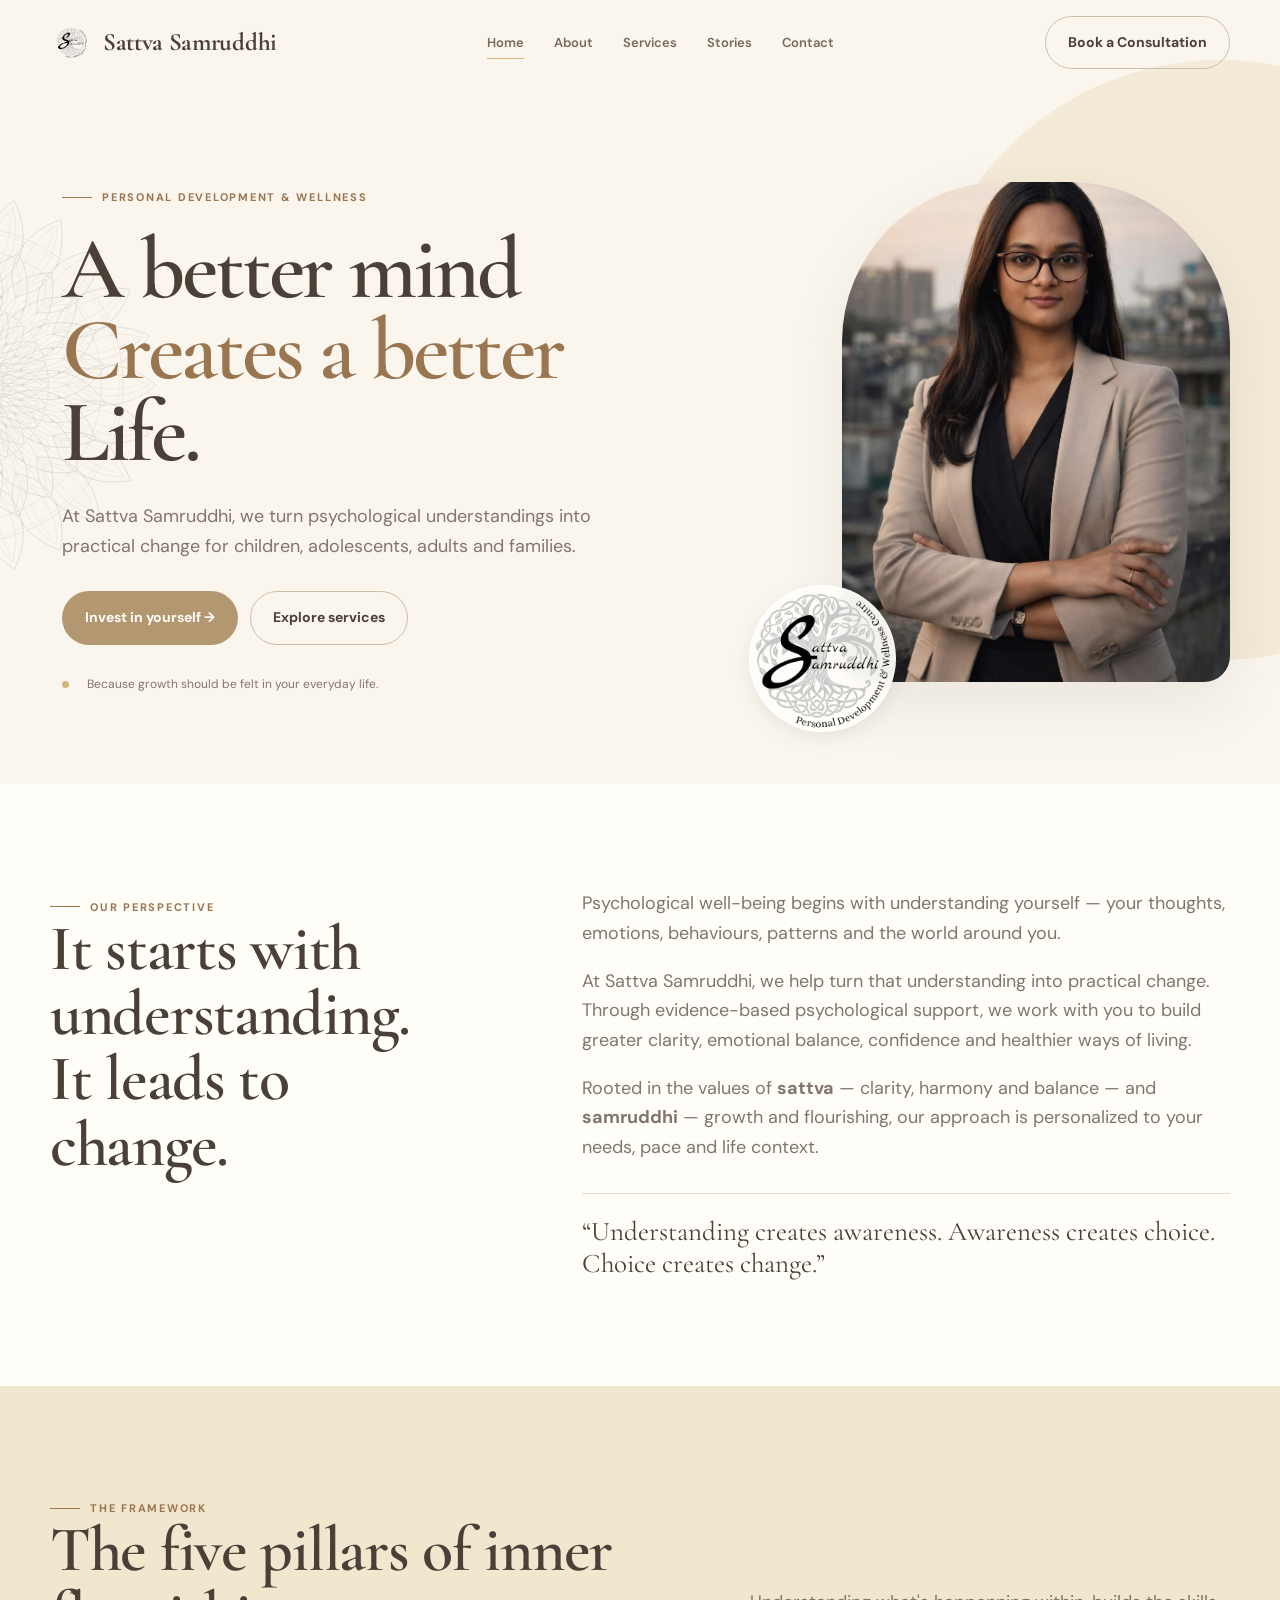
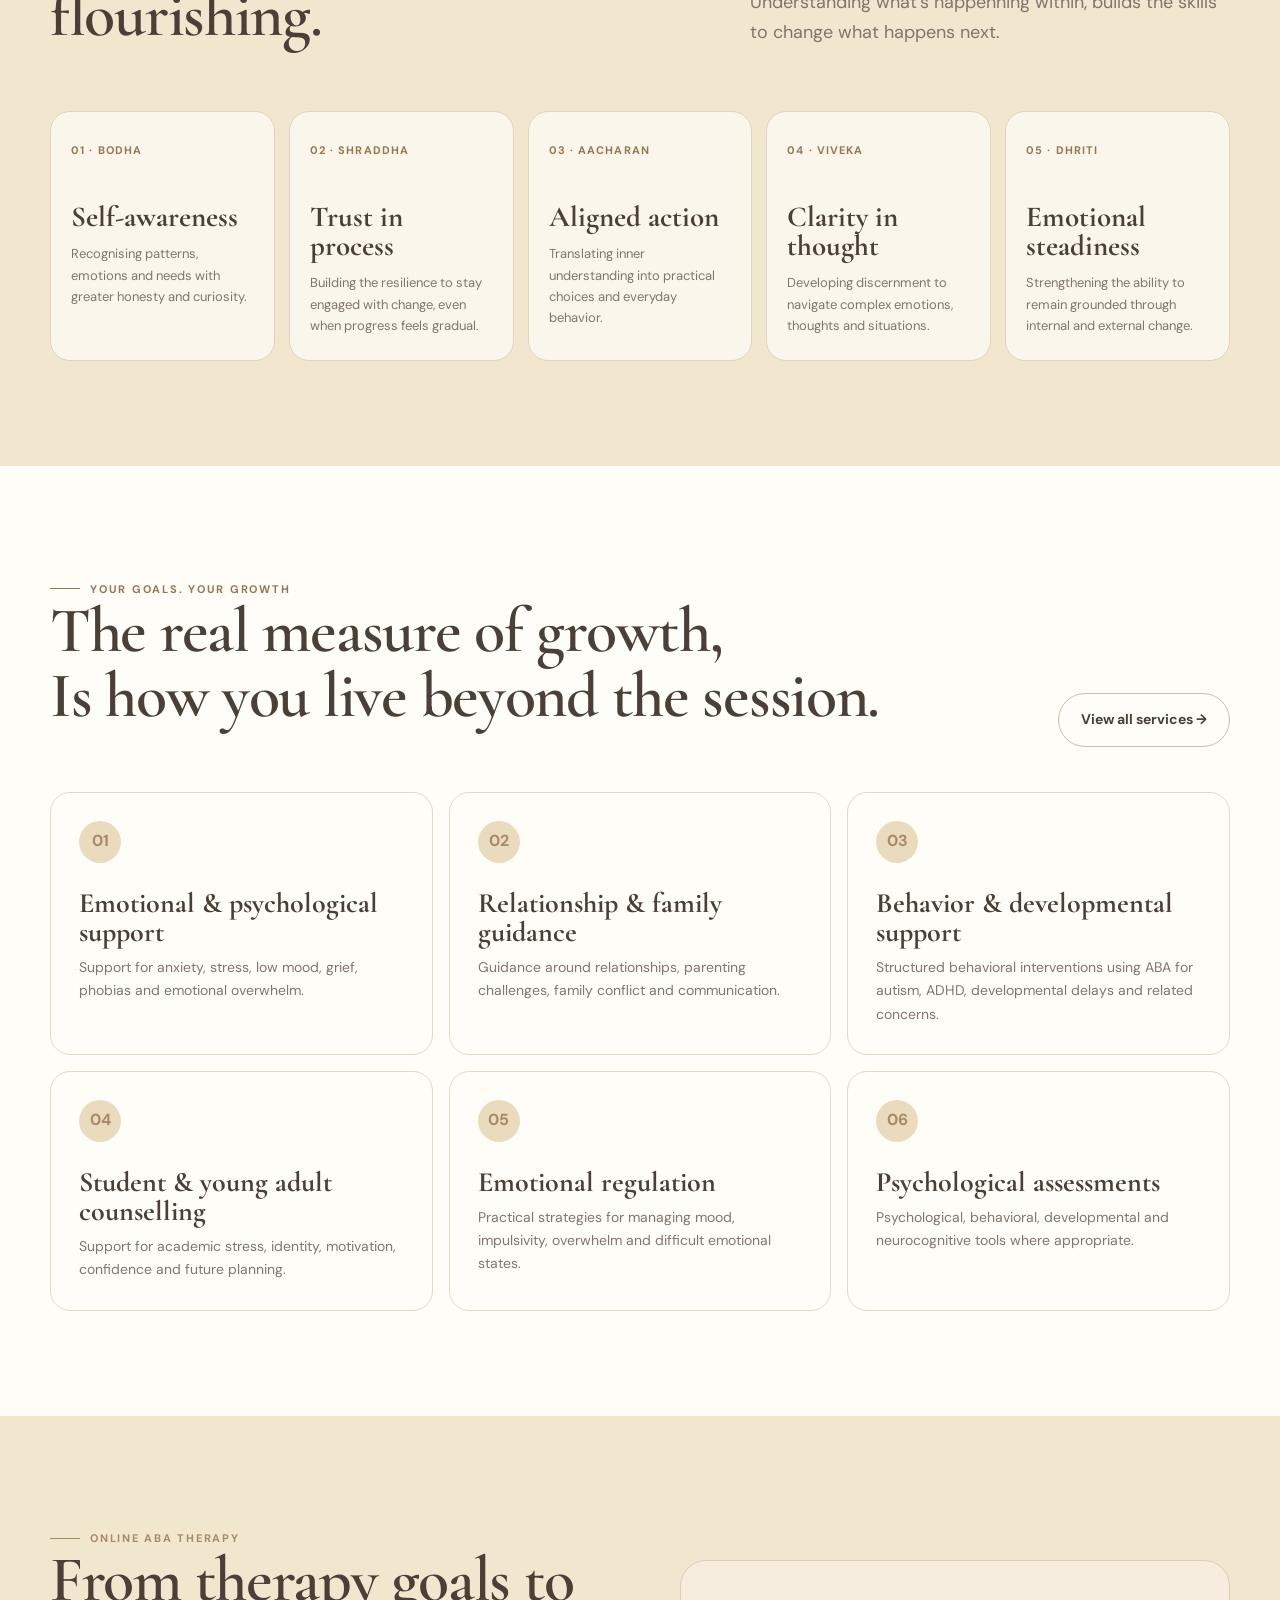
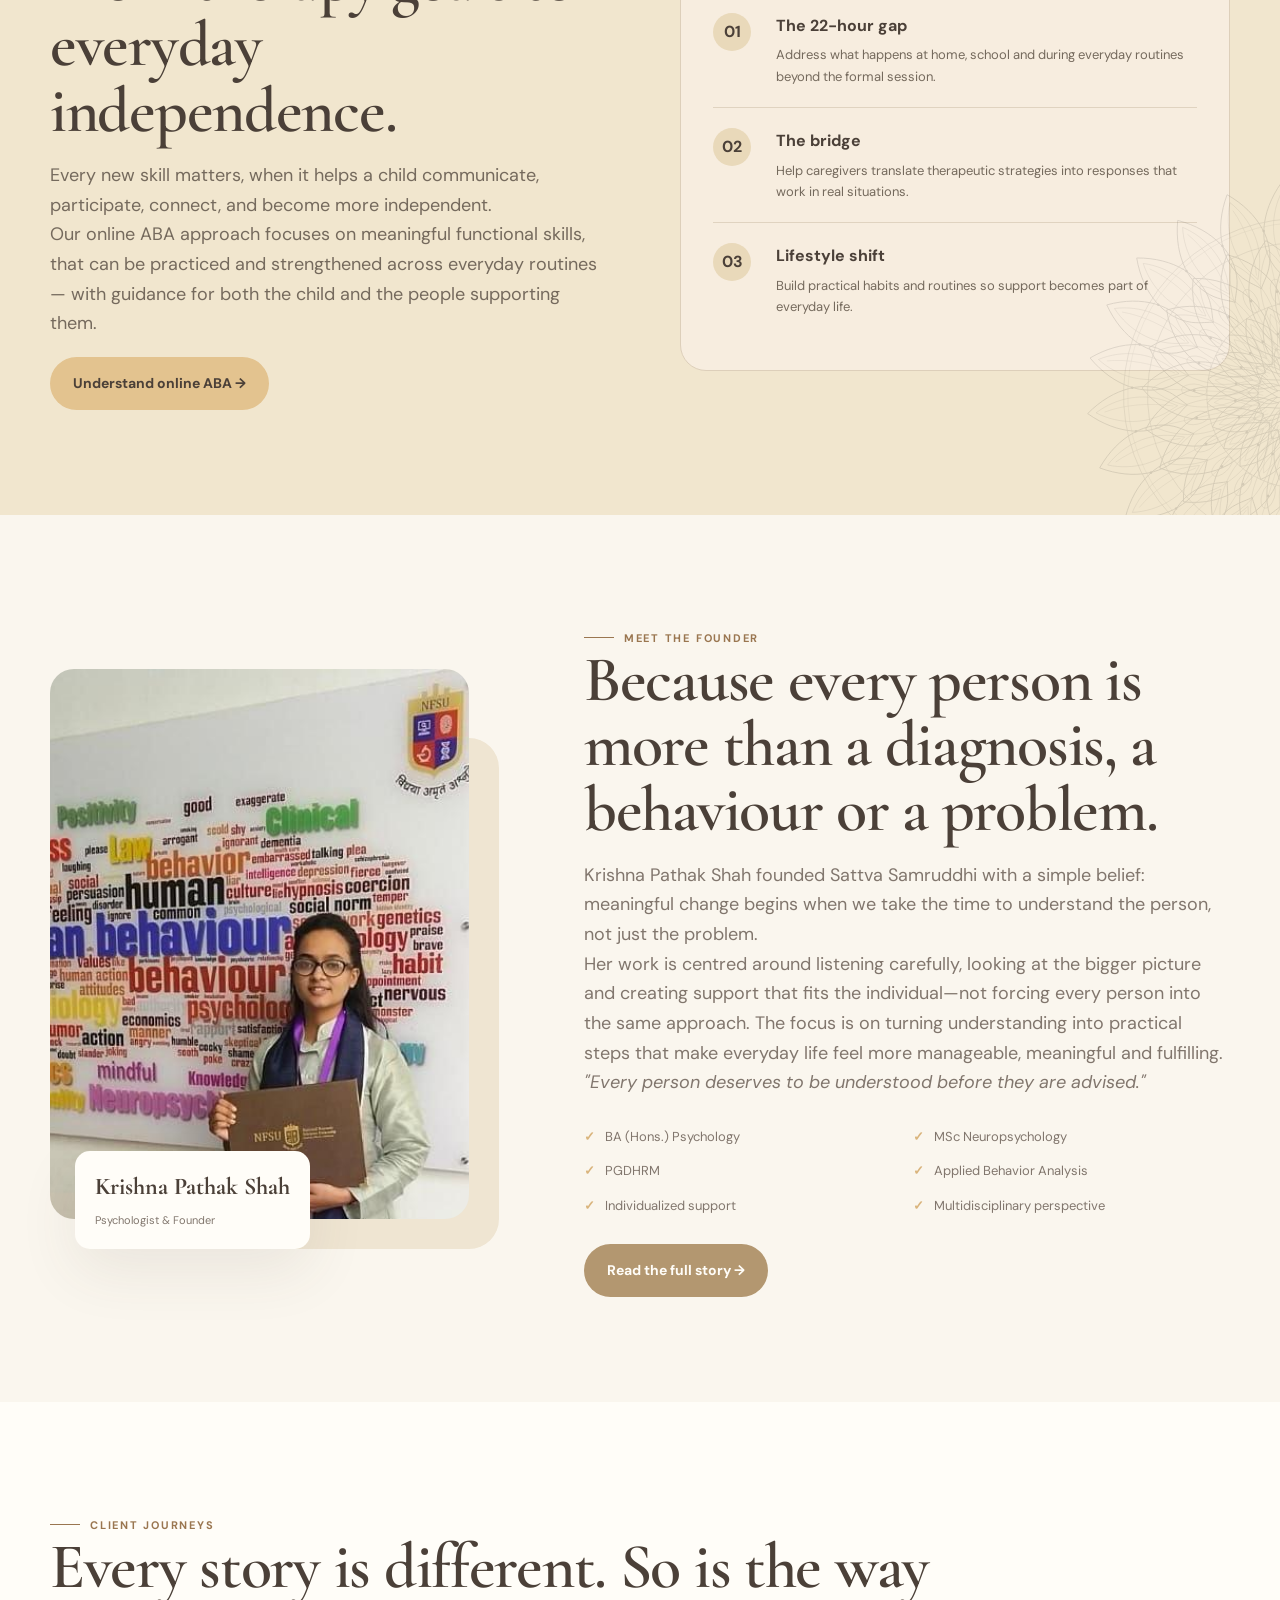
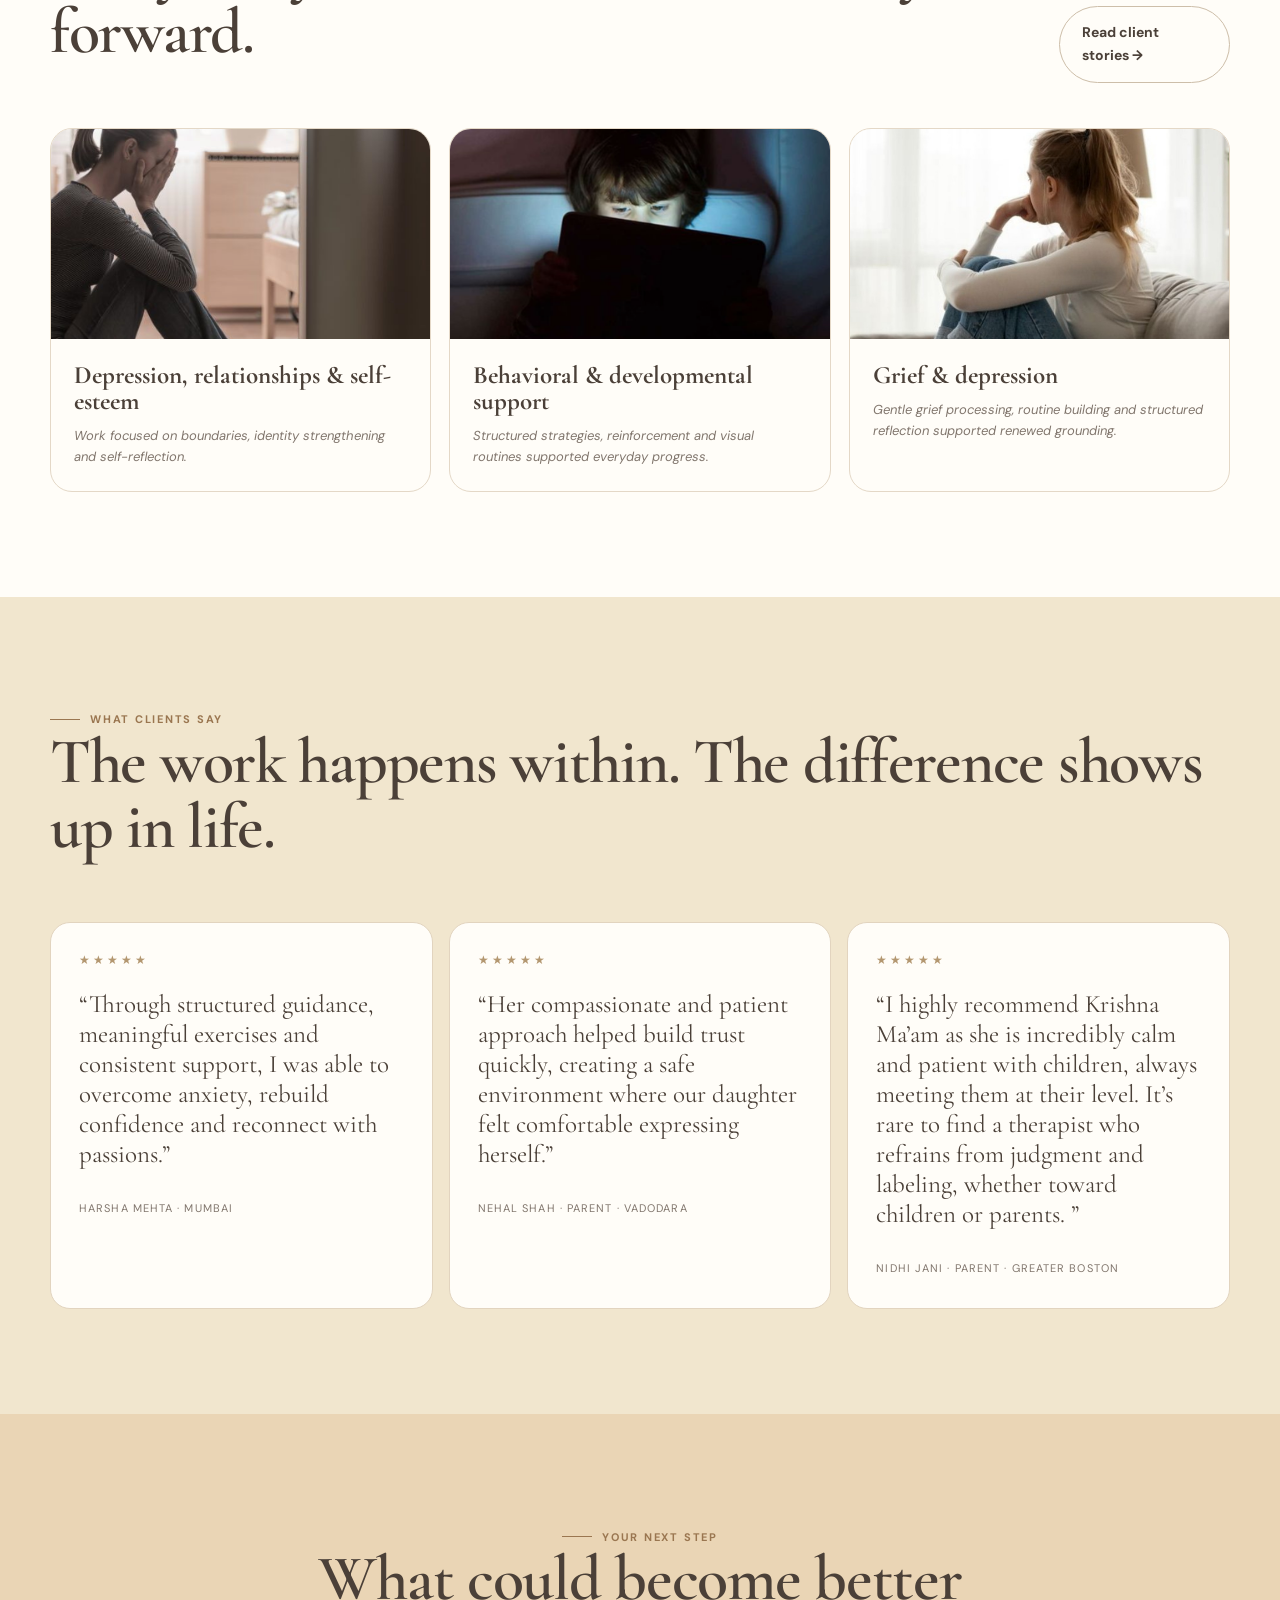
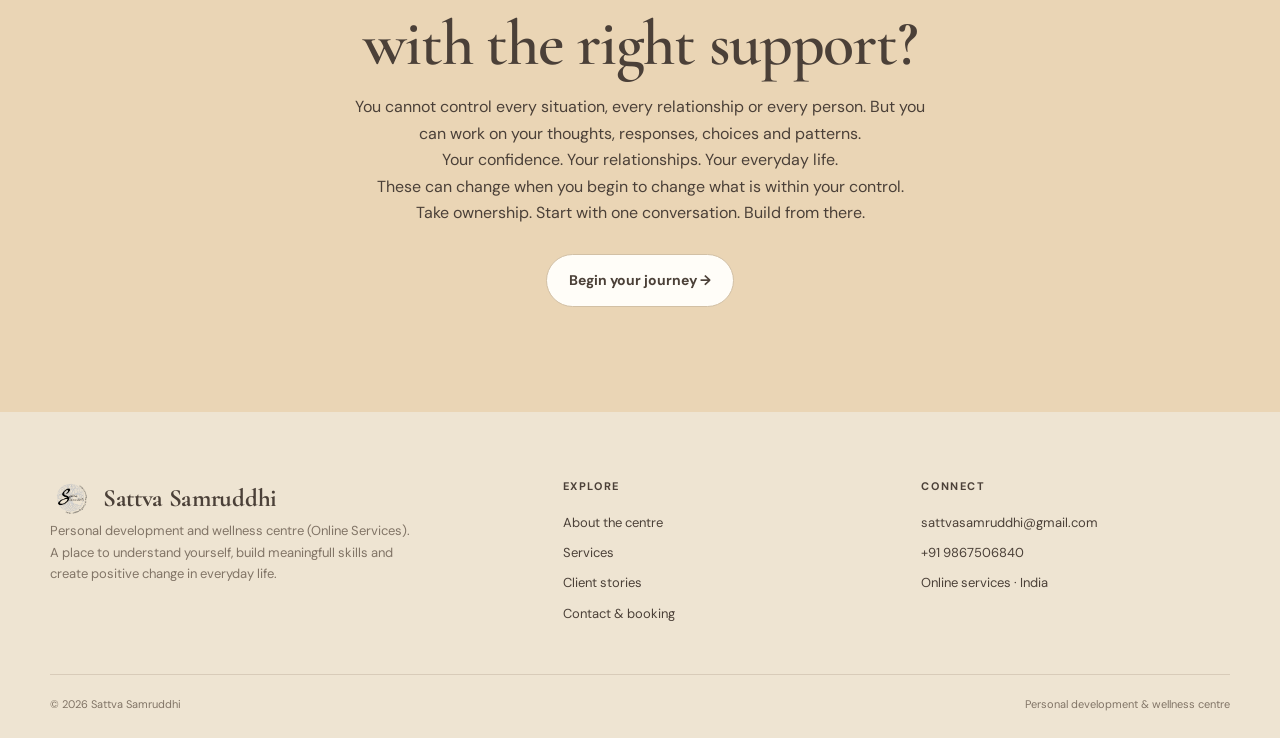
<file: index.html>
<!doctype html>
<html lang="en">

<head>
  <meta charset="utf-8">
  <meta name="viewport" content="width=device-width,initial-scale=1">
  <title>Sattva Samruddhi — Personal Development & Wellness</title>
  <meta name="description"
    content="Online psychological services, counselling, behavioral support and wellness guidance from Sattva Samruddhi.">
 <link rel="icon" type="image/png" href="assets/logo-circle.png">
    <link rel="stylesheet" href="style.css">
</head>

<body>
  <header class="site-header">
    <div class="container nav">
      <a class="brand" href="index.html"><img src="assets/logo.png" alt="Sattva Samruddhi logo"><span>Sattva
          Samruddhi</span></a>
      <nav class="navlinks" aria-label="Primary"><a class="active" href="index.html">Home</a><a class=""
          href="about.html">About</a><a class="" href="services.html">Services</a><a class=""
          href="testimonials.html">Stories</a><a class="" href="contact.html">Contact</a></nav>
      <div class="nav-cta"><a class="btn btn-outline" href="contact.html">Book a Consultation</a><button
          class="menu-btn" aria-label="Open menu" aria-expanded="false">☰</button></div>
    </div>
    <nav class="mobile-menu" aria-label="Mobile"><a href="index.html">Home</a><a href="about.html">About</a><a
        href="services.html">Services</a><a href="testimonials.html">Stories</a><a href="contact.html">Contact</a><a
        class="btn btn-terra" href="contact.html">Book a Consultation</a></nav>
  </header>
  <main>
    <section class="hero"><img class="mandala one" src="assets/mandala.svg" alt="">
      <div class="container hero-grid">
        <div class="hero-copy reveal"><span class="eyebrow">Personal development & wellness</span>
          <h1 class="display">A better mind<br><em>Creates a better</em> Life.</h1>
          <p class="lead">At Sattva Samruddhi, we turn psychological understandings into practical change for children,
            adolescents, adults and families.</p>
          <div class="hero-actions"><a class="btn btn-primary" href="contact.html">Invest in yourself →</a><a
              class="btn btn-outline" href="services.html">Explore services</a></div>
          <div class="hero-note"><span></span> Because growth should be felt in your everyday life.</div>
        </div>
        <div class="hero-visual reveal delay-2">
          <img class="hero-photo-main" src="assets/founder_img_1.jpeg" alt="Founder of Sattva Samruddhi">
          <img class="hero-logo-replacement" src="assets/logo.png" alt="Sattva Samruddhi logo">
        </div>
      </div>
    </section>

    <section class="section intro">
      <div class="container intro-grid">
        <div class="reveal"><span class="eyebrow">Our perspective</span>
          <h2>It starts with understanding.<br>It leads to change.</h2>
        </div>
        <div class="reveal delay-1">
          <p class="intro-copy">Psychological well-being begins with understanding yourself — your thoughts, emotions,
            behaviours, patterns and the world around you.</p>
          <p class="intro-copy">At Sattva Samruddhi, we help turn that understanding into practical change. Through
            evidence-based psychological support, we work with you to build greater clarity, emotional balance,
            confidence and healthier ways of living.</p>
          <p class="intro-copy">Rooted in the values of <strong>sattva</strong> — clarity, harmony and balance — and
            <strong>samruddhi</strong> — growth and flourishing, our approach is personalized to your needs, pace and
            life context.
          </p>
          <div class="quote">“Understanding creates awareness. Awareness creates choice. Choice creates change.”</div>
        </div>
      </div>
    </section>

    <section class="section pillars">
      <div class="container">
        <div class="section-head reveal">
          <div><span class="eyebrow">The framework</span>
            <h2>The five pillars of inner flourishing.</h2>
          </div>
          <p class="lead">Understanding what's happenning within, builds the skills to change what happens next.</p>
        </div>
        <div class="pillar-grid">
          <article class="pillar reveal"><span class="pillar-num">01 · BODHA</span>
            <h3>Self-awareness</h3>
            <p>Recognising patterns, emotions and needs with greater honesty and curiosity.</p>
          </article>
          <article class="pillar reveal delay-1"><span class="pillar-num">02 · SHRADDHA</span>
            <h3>Trust in process</h3>
            <p>Building the resilience to stay engaged with change, even when progress feels gradual.</p>
          </article>
          <article class="pillar reveal delay-2"><span class="pillar-num">03 · AACHARAN</span>
            <h3>Aligned action</h3>
            <p>Translating inner understanding into practical choices and everyday behavior.</p>
          </article>
          <article class="pillar reveal delay-3"><span class="pillar-num">04 · VIVEKA</span>
            <h3>Clarity in thought</h3>
            <p>Developing discernment to navigate complex emotions, thoughts and situations.</p>
          </article>
          <article class="pillar reveal"><span class="pillar-num">05 · DHRITI</span>
            <h3>Emotional steadiness</h3>
            <p>Strengthening the ability to remain grounded through internal and external change.</p>
          </article>
        </div>
      </div>
    </section>

    <section class="section services">
      <div class="container">
        <div class="section-head reveal">
          <div><span class="eyebrow">Your Goals. Your Growth</span>
            <h2>The real measure of growth,<br>Is how you live beyond the session.</h2>
          </div><a class="btn btn-outline" href="services.html">View all services →</a>
        </div>
        <div class="service-grid">
          <article class="service reveal">
            <div class="service-icon">01</div>
            <h3>Emotional & psychological support</h3>
            <p>Support for anxiety, stress, low mood, grief, phobias and emotional overwhelm.</p>
          </article>
          <article class="service reveal delay-1">
            <div class="service-icon">02</div>
            <h3>Relationship & family guidance</h3>
            <p>Guidance around relationships, parenting challenges, family conflict and communication.</p>
          </article>
          <article class="service reveal delay-2">
            <div class="service-icon">03</div>
            <h3>Behavior & developmental support</h3>
            <p>Structured behavioral interventions using ABA for autism, ADHD, developmental delays and related
              concerns.</p>
          </article>
          <article class="service reveal">
            <div class="service-icon">04</div>
            <h3>Student & young adult counselling</h3>
            <p>Support for academic stress, identity, motivation, confidence and future planning.</p>
          </article>
          <article class="service reveal delay-1">
            <div class="service-icon">05</div>
            <h3>Emotional regulation</h3>
            <p>Practical strategies for managing mood, impulsivity, overwhelm and difficult emotional states.</p>
          </article>
          <article class="service reveal delay-2">
            <div class="service-icon">06</div>
            <h3>Psychological assessments</h3>
            <p>Psychological, behavioral, developmental and neurocognitive tools where appropriate.</p>
          </article>
        </div>
      </div>
    </section>

    <section class="section aba"><img class="mandala two" src="assets/mandala.svg" alt="">
      <div class="container aba-grid">
        <div class="reveal"><span class="eyebrow">Online ABA therapy</span>
          <h2>From therapy goals to everyday independence.</h2>
          <p class="lead">Every new skill matters, when it helps a child communicate, participate, connect, and become
            more independent.<br>Our online ABA approach focuses on meaningful functional skills, that can be practiced
            and strengthened across everyday routines — with guidance for both the child and the people supporting them.
          </p><a class="btn btn-terra" href="services.html">Understand online ABA →</a>
        </div>
        <div class="aba-card reveal delay-2">
          <div class="aba-item">
            <div class="aba-num">01</div>
            <div>
              <h3>The 22-hour gap</h3>
              <p>Address what happens at home, school and during everyday routines beyond the formal session.</p>
            </div>
          </div>
          <div class="aba-item">
            <div class="aba-num">02</div>
            <div>
              <h3>The bridge</h3>
              <p>Help caregivers translate therapeutic strategies into responses that work in real situations.</p>
            </div>
          </div>
          <div class="aba-item">
            <div class="aba-num">03</div>
            <div>
              <h3>Lifestyle shift</h3>
              <p>Build practical habits and routines so support becomes part of everyday life.</p>
            </div>
          </div>
        </div>
      </div>
    </section>

    <section class="section founder">
      <div class="container founder-grid">
        <div class="founder-photo-wrap reveal"><img class="founder-photo" src="assets/founder_img_2.jpeg"
            alt="Krishna Pathak Shah, psychologist and founder">
          <div class="founder-caption"><strong>Krishna Pathak Shah</strong><span>Psychologist & Founder</span></div>
        </div>
        <div class="reveal delay-1"><span class="eyebrow">Meet the founder</span>
          <h2>Because every person is more than a diagnosis, a behaviour or a problem.</h2>
          <p class="lead">Krishna Pathak Shah founded Sattva Samruddhi with a simple belief: meaningful change begins
            when we take the time to understand the person, not just the problem.<br>Her work is centred around
            listening carefully, looking at the bigger picture and creating support that fits the individual—not forcing
            every person into the same approach. The focus is on turning understanding into practical steps that make
            everyday life feel more manageable, meaningful and fulfilling.<br><em>"Every person deserves to be
              understood before they are advised."</em></p>
          <div class="checklist">
            <div class="check"><b>✓</b> BA (Hons.) Psychology</div>
            <div class="check"><b>✓</b> MSc Neuropsychology</div>
            <div class="check"><b>✓</b> PGDHRM</div>
            <div class="check"><b>✓</b> Applied Behavior Analysis</div>
            <div class="check"><b>✓</b> Individualized support</div>
            <div class="check"><b>✓</b> Multidisciplinary perspective</div>
          </div><a class="btn btn-primary" href="about.html">Read the full story →</a>
        </div>
      </div>
    </section>

    <section class="section stories">
      <div class="container">
        <div class="section-head reveal">
          <div><span class="eyebrow">Client journeys</span>
            <h2>Every story is different. So is the way forward.</h2>
          </div><a class="btn btn-outline" href="testimonials.html">Read client stories →</a>
        </div>
        <div class="story-grid">
          <article class="story reveal">
            <div class="story-image"><img src="assets/client-snippet-depression.png" alt=""></div>
            <div class="story-body">
              <h3>Depression, relationships & self-esteem</h3>
              <p>Work focused on boundaries, identity strengthening and self-reflection.</p>
            </div>
          </article>
          <article class="story reveal delay-1">
            <div class="story-image"><img src="assets/client-snippet-behavioral.png" alt=""></div>
            <div class="story-body">
              <h3>Behavioral & developmental support</h3>
              <p>Structured strategies, reinforcement and visual routines supported everyday progress.</p>
            </div>
          </article>
          <article class="story reveal delay-2">
            <div class="story-image"><img src="assets/client-snippet-grief.jpeg" alt=""></div>
            <div class="story-body">
              <h3>Grief & depression</h3>
              <p>Gentle grief processing, routine building and structured reflection supported renewed grounding.</p>
            </div>
          </article>
        </div>
      </div>
    </section>

    <section class="section testimonials">
      <div class="container">
        <div class="section-head reveal">
          <div><span class="eyebrow">What clients say</span>
            <h2>The work happens within. The difference shows up in life.</h2>
          </div>
        </div>
        <div class="testimonial-grid">
          <article class="testimonial reveal">
            <div class="stars">★★★★★</div>
            <p>“Through structured guidance, meaningful exercises and consistent support, I was able to overcome
              anxiety, rebuild confidence and reconnect with passions.”</p><small>Harsha Mehta · Mumbai</small>
          </article>
          <article class="testimonial reveal delay-1">
            <div class="stars">★★★★★</div>
            <p>“Her compassionate and patient approach helped build trust quickly, creating a safe environment where our
              daughter felt comfortable expressing herself.”</p><small>Nehal Shah · Parent · Vadodara</small>
          </article>
          <article class="testimonial reveal delay-2">
            <div class="stars">★★★★★</div>
            <p>“I highly recommend Krishna Ma’am as she is incredibly calm and patient
              with children, always meeting them at their level. It’s rare to find a therapist who refrains from
              judgment and labeling, whether toward children or
              parents. ”</p><small>Nidhi Jani · Parent ·
              Greater Boston</small>
          </article>
        </div>
      </div>
    </section>

    <section class="section cta">
      <div class="container reveal"><span class="eyebrow">Your next step</span>
        <h2>What could become better with the right support?</h2>
        <p>You cannot control every situation, every relationship or every person. But you can work on your thoughts,
          responses, choices and patterns.
          <br>Your confidence. Your relationships. Your everyday life.<br>These can change when you begin to change what
          is within your control.<br>Take ownership. Start with one conversation. Build from there.
        </p><a class="btn" href="contact.html">Begin your journey →</a>
      </div>
    </section>
  </main>
  <footer class="site-footer">
    <div class="container">
      <div class="footer-grid">
        <div class="footer-brand">
          <a class="brand" href="index.html"><img src="assets/logo.png" alt=""><span>Sattva Samruddhi</span></a>
          <p>Personal development and wellness centre (Online Services).<br>A place to understand yourself, build
            meaningfull skills and create positive change in everyday life.</p>
        </div>
        <div>
          <div class="footer-title">Explore</div>
          <div class="footer-links">
            <a href="about.html">About the centre</a><a href="services.html">Services</a><a
              href="testimonials.html">Client stories</a><a href="contact.html">Contact & booking</a>
          </div>
        </div>
        <div>
          <div class="footer-title">Connect</div>
          <div class="footer-links">
            <a href="mailto:sattvasamruddhi@gmail.com">sattvasamruddhi@gmail.com</a><a href="tel:+919867506840">+91
              9867506840</a><span>Online services · India</span>
          </div>
        </div>
      </div>
      <div class="footer-bottom"><span>© <span data-year></span> Sattva Samruddhi</span><span>Personal development &
          wellness centre</span></div>
    </div>
  </footer>
  <script src="script.js"></script>
</body>

</html>
</file>
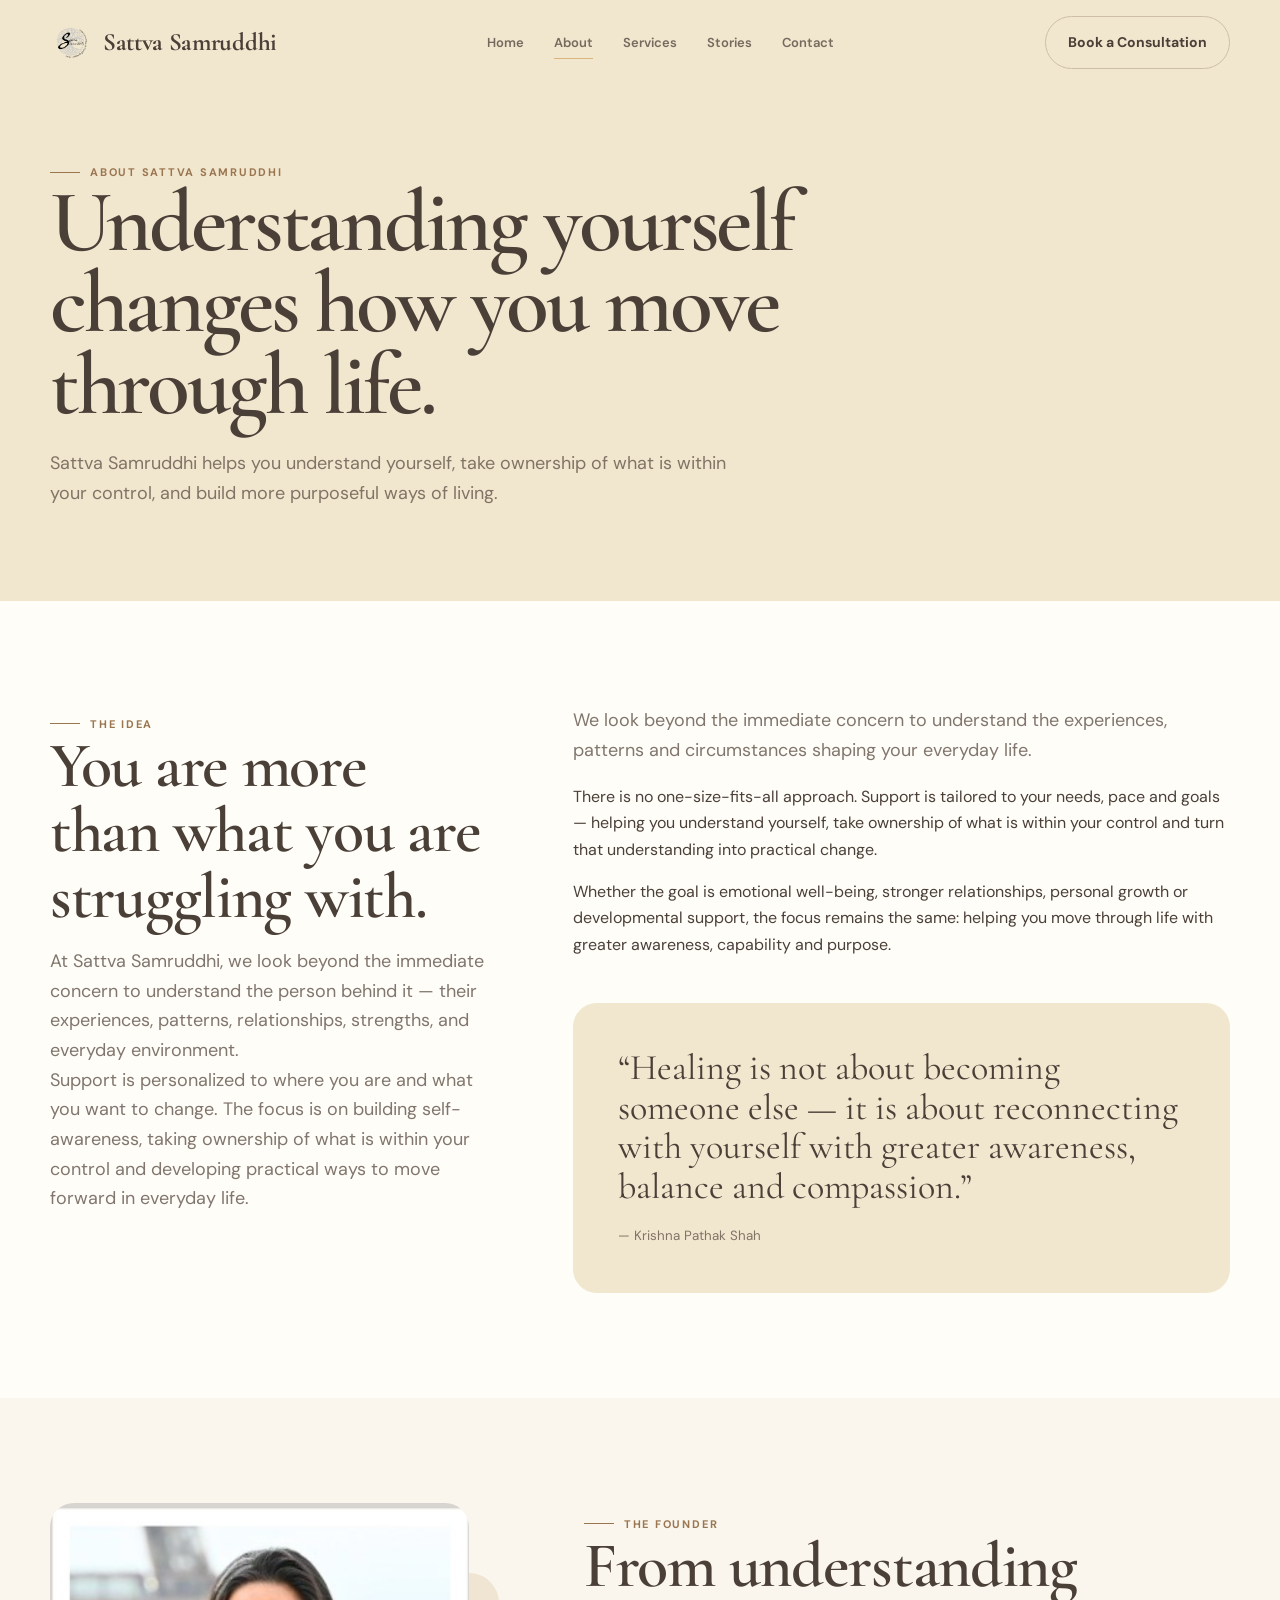
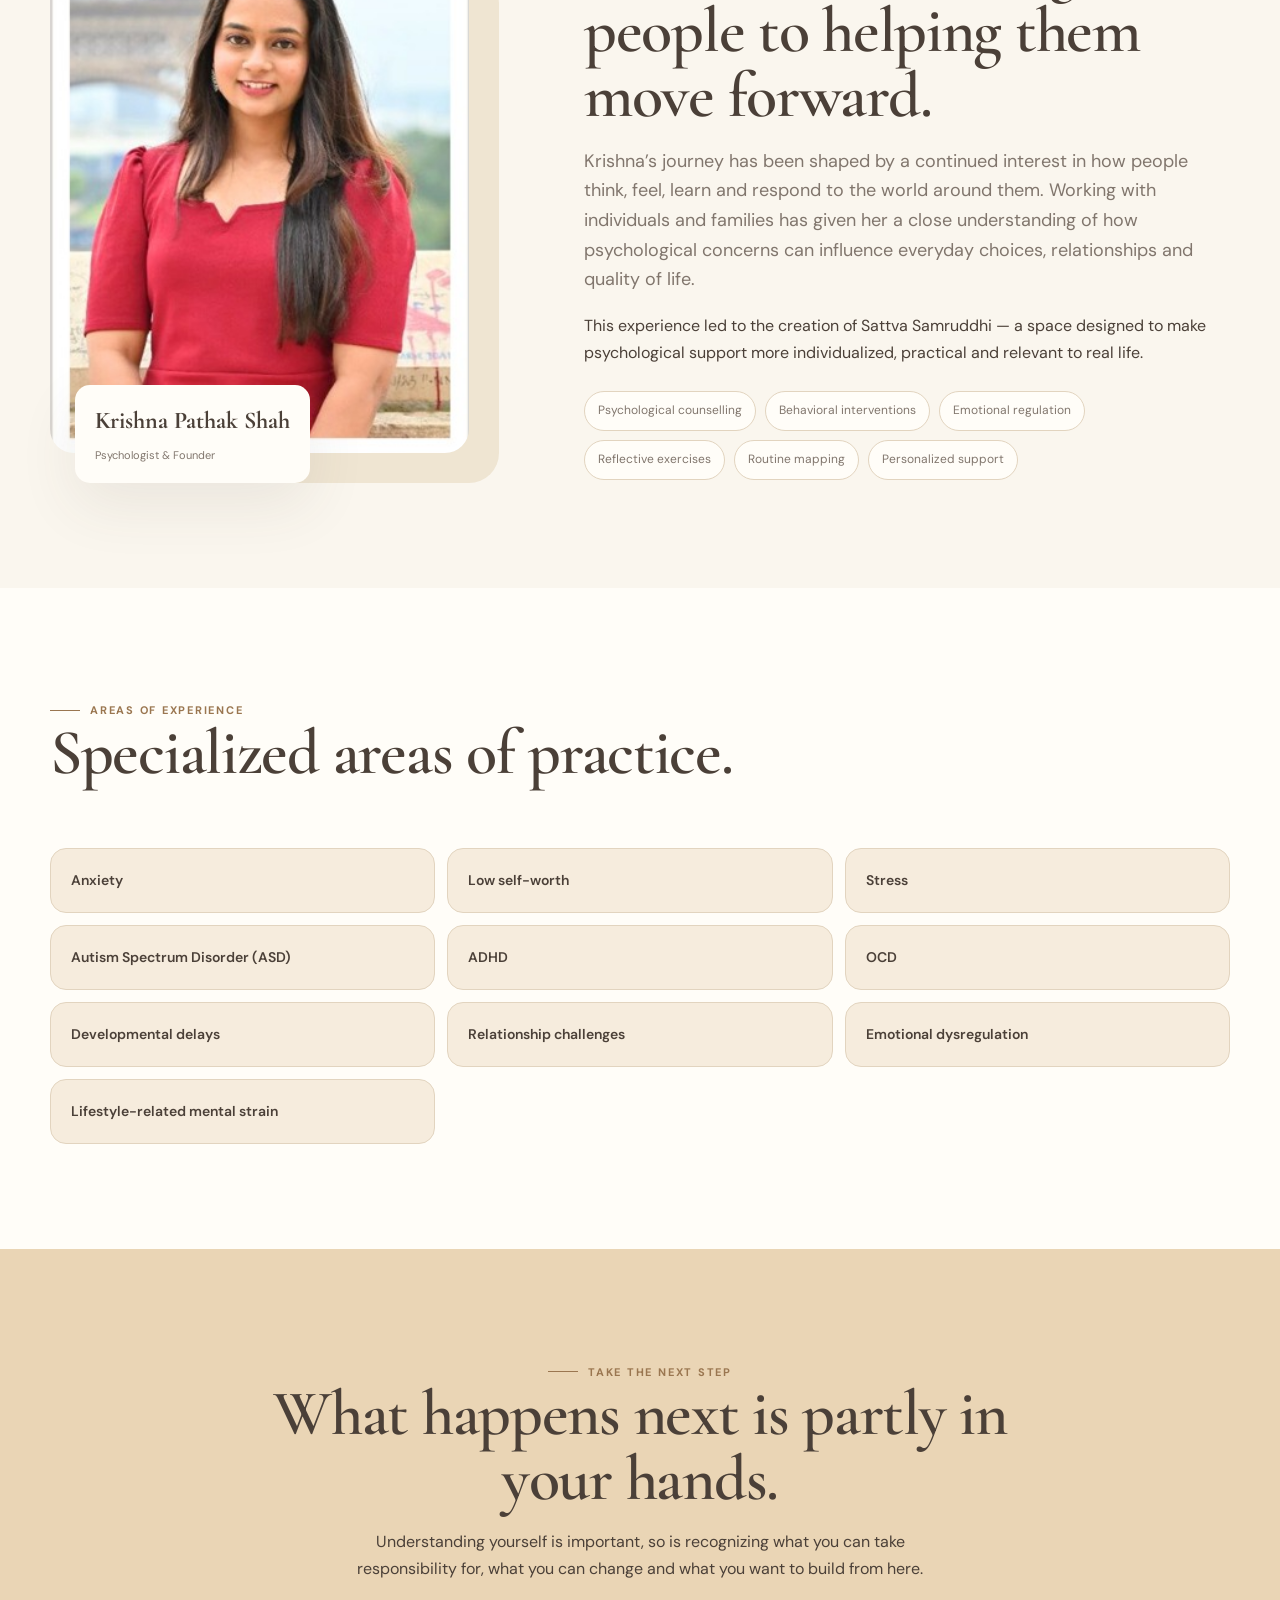
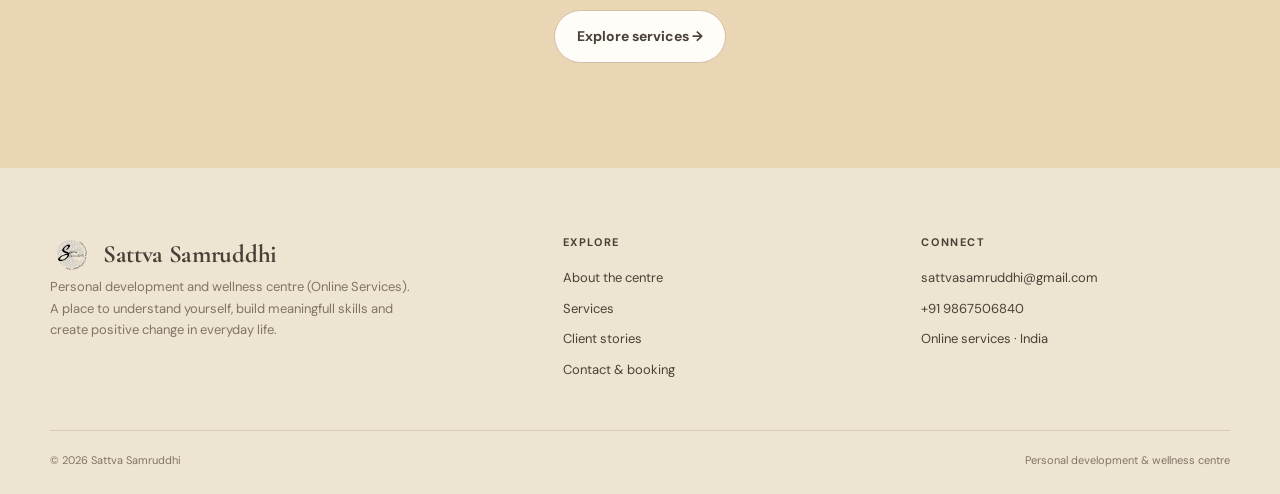
<file: about.html>
<!doctype html>
<html lang="en">

<head>
  <meta charset="utf-8">
  <meta name="viewport" content="width=device-width,initial-scale=1">
  <title>About — Sattva Samruddhi</title>
  <meta name="description" content="Learn about Sattva Samruddhi and founder Krishna Pathak Shah.">
  <link rel="icon" type="image/png" href="assets/logo-circle.png">
  <link rel="stylesheet" href="style.css">
</head>

<body>
  <header class="site-header">
    <div class="container nav">
      <a class="brand" href="index.html"><img src="assets/logo.png" alt="Sattva Samruddhi logo"><span>Sattva
          Samruddhi</span></a>
      <nav class="navlinks" aria-label="Primary"><a class="" href="index.html">Home</a><a class="active"
          href="about.html">About</a><a class="" href="services.html">Services</a><a class=""
          href="testimonials.html">Stories</a><a class="" href="contact.html">Contact</a></nav>
      <div class="nav-cta"><a class="btn btn-outline" href="contact.html">Book a Consultation</a><button
          class="menu-btn" aria-label="Open menu" aria-expanded="false">☰</button></div>
    </div>
    <nav class="mobile-menu" aria-label="Mobile"><a href="index.html">Home</a><a href="about.html">About</a><a
        href="services.html">Services</a><a href="testimonials.html">Stories</a><a href="contact.html">Contact</a><a
        class="btn btn-terra" href="contact.html">Book a Consultation</a></nav>
  </header>
  <main>
    <section class="page-hero">
      <div class="container reveal"><span class="eyebrow">About Sattva Samruddhi</span>
        <h1 class="display">Understanding yourself changes how you move through life.</h1>
        <p>Sattva Samruddhi helps you understand yourself, take ownership of what is within your control, and build more
          purposeful ways of living.</p>
      </div>
    </section>
    <section class="section page-content">
      <div class="container about-story">
        <div class="sticky reveal"><span class="eyebrow">The idea</span>
          <h2>You are more than what you are struggling with.</h2>
          <p class="lead">At Sattva Samruddhi, we look beyond the immediate concern to understand the person behind it —
            their experiences, patterns, relationships, strengths, and everyday environment.<br>Support is personalized
            to where you are and what you want to change. The focus is on building self-awareness, taking ownership of
            what is within your control and developing practical ways to move forward in everyday life.</p>
        </div>
        <div class="reveal delay-1">
          <p class="lead">We look beyond the immediate concern to understand the experiences, patterns and circumstances
            shaping your everyday life.</p>
          <p>There is no one-size-fits-all approach. Support is tailored to your needs, pace and goals — helping you
            understand yourself, take ownership of what is within your control and turn that understanding into
            practical change.</p>
          <p>Whether the goal is emotional well-being, stronger relationships, personal growth or developmental support,
            the focus remains the same: helping you move through life with greater awareness, capability and purpose.
          </p>
          <div class="quote-block">
            <p>“Healing is not about becoming someone else — it is about reconnecting with yourself with greater
              awareness, balance and compassion.”</p><small>— Krishna Pathak Shah</small>
          </div>
        </div>
      </div>
    </section>
    <section class="section founder">
      <div class="container founder-grid">
        <div class="founder-photo-wrap reveal"><img class="founder-photo" src="assets/founder_photo.jpeg"
            alt="Krishna Pathak Shah">
          <div class="founder-caption"><strong>Krishna Pathak Shah</strong><span>Psychologist & Founder</span></div>
        </div>
        <div class="reveal delay-1"><span class="eyebrow">The founder</span>
          <h2>From understanding people to helping them move forward.</h2>
          <p class="lead">Krishna’s journey has been shaped by a continued interest in how people think, feel, learn and
            respond to the world around them. Working with individuals and families has given her a close understanding
            of how psychological concerns can influence everyday choices, relationships and quality of life.</p>
          <p>This experience led to the creation of Sattva Samruddhi — a space designed to make psychological support
            more individualized, practical and relevant to real life.</p>
          <div class="approach-tags"><span class="tag">Psychological counselling</span><span class="tag">Behavioral
              interventions</span><span class="tag">Emotional regulation</span><span class="tag">Reflective
              exercises</span><span class="tag">Routine mapping</span><span class="tag">Personalized support</span>
          </div>
        </div>
      </div>
    </section>
    <section class="section page-content">
      <div class="container">
        <div class="section-head reveal">
          <div><span class="eyebrow">Areas of experience</span>
            <h2>Specialized areas of practice.</h2>
          </div>
        </div>
        <div class="practice-grid">
          <div class="practice">Anxiety</div>
          <div class="practice">Low self-worth</div>
          <div class="practice">Stress</div>
          <div class="practice">Autism Spectrum Disorder (ASD)</div>
          <div class="practice">ADHD</div>
          <div class="practice">OCD</div>
          <div class="practice">Developmental delays</div>
          <div class="practice">Relationship challenges</div>
          <div class="practice">Emotional dysregulation</div>
          <div class="practice">Lifestyle-related mental strain</div>
        </div>
      </div>
    </section>
    <section class="section cta">
      <div class="container reveal"><span class="eyebrow">Take the next step</span>
        <h2>What happens next is partly in your hands.</h2>
        <p>Understanding yourself is important, so is recognizing what you can take responsibility for, what you can
          change and what you want to build from here.</p><a class="btn" href="services.html">Explore services →</a>
      </div>
    </section>
  </main>
  <footer class="site-footer">
    <div class="container">
      <div class="footer-grid">
        <div class="footer-brand">
          <a class="brand" href="index.html"><img src="assets/logo.png" alt=""><span>Sattva Samruddhi</span></a>
          <p>Personal development and wellness centre (Online Services).<br>A place to understand yourself, build
            meaningfull skills and create positive change in everyday life.</p>
        </div>
        <div>
          <div class="footer-title">Explore</div>
          <div class="footer-links">
            <a href="about.html">About the centre</a><a href="services.html">Services</a><a
              href="testimonials.html">Client stories</a><a href="contact.html">Contact & booking</a>
          </div>
        </div>
        <div>
          <div class="footer-title">Connect</div>
          <div class="footer-links">
            <a href="mailto:sattvasamruddhi@gmail.com">sattvasamruddhi@gmail.com</a><a href="tel:+919867506840">+91
              9867506840</a><span>Online services · India</span>
          </div>
        </div>
      </div>
      <div class="footer-bottom"><span>© <span data-year></span> Sattva Samruddhi</span><span>Personal development &
          wellness centre</span></div>
    </div>
  </footer>
  <script src="script.js"></script>
</body>

</html>
</file>
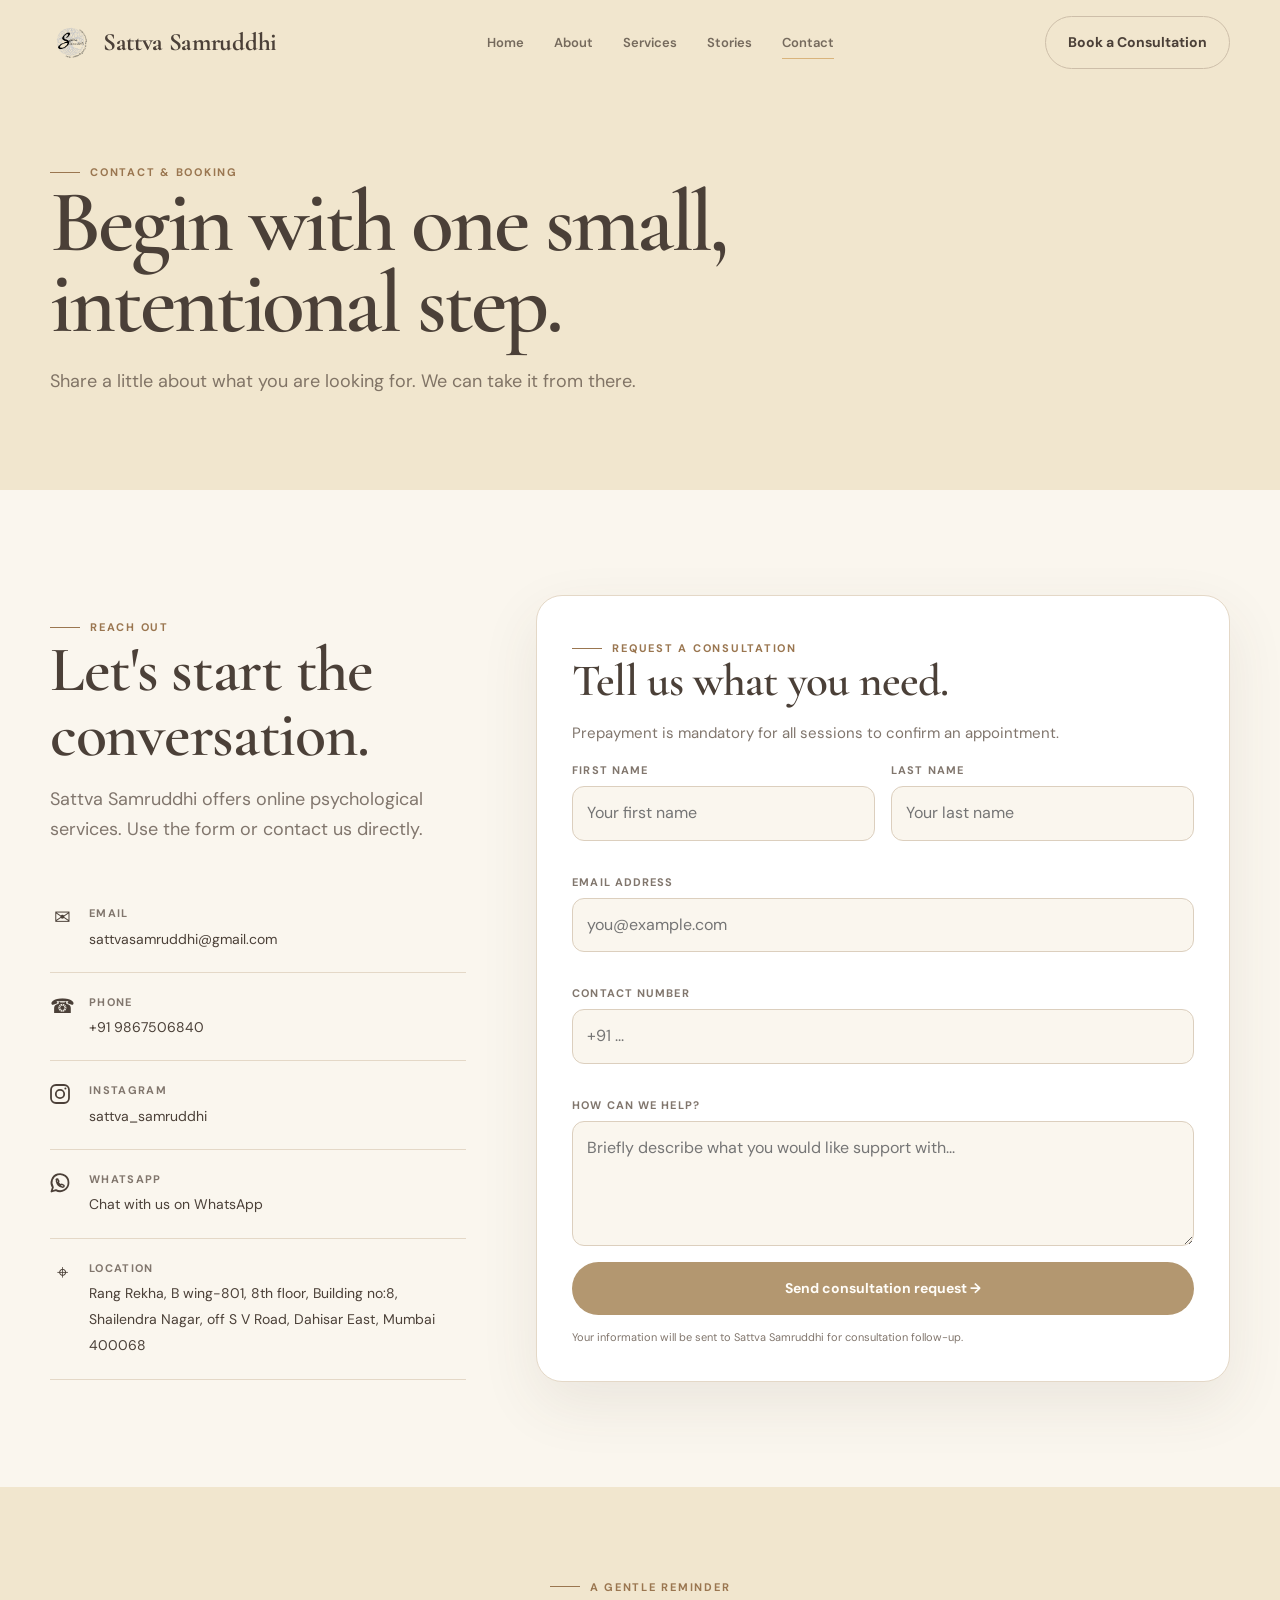
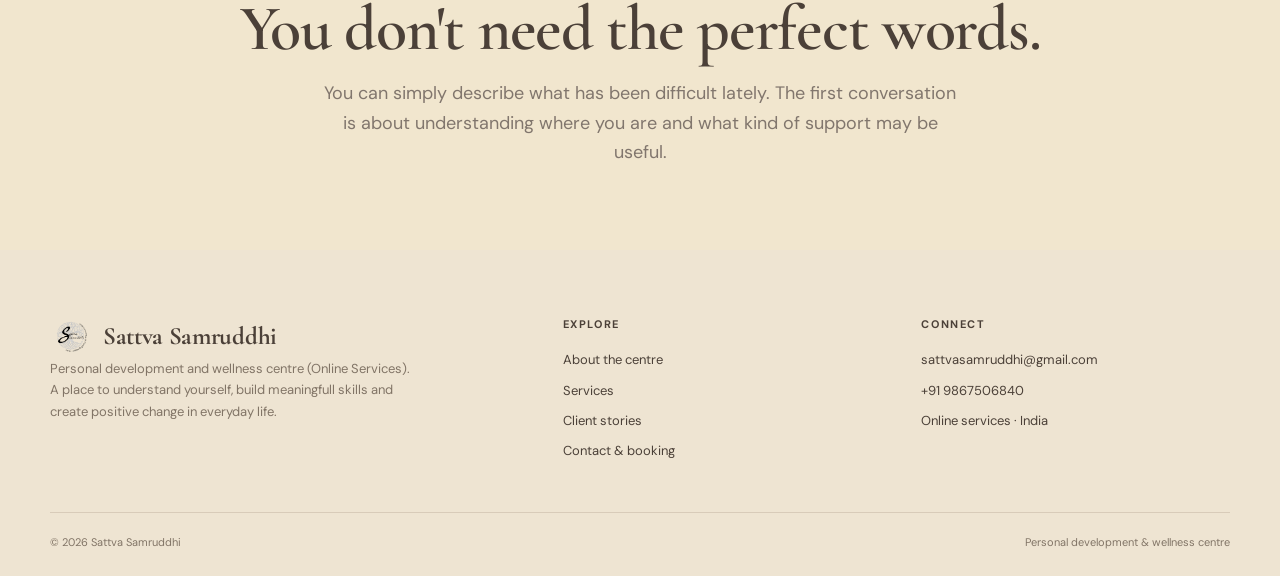
<file: contact.html>
<!doctype html>
<html lang="en">

<head>
  <meta charset="utf-8">
  <meta name="viewport" content="width=device-width,initial-scale=1">
  <title>Contact & Booking — Sattva Samruddhi</title>
  <meta name="description" content="Request an online consultation with Sattva Samruddhi.">
  <link rel="icon" type="image/png" href="assets/logo-circle.png">
  <link rel="stylesheet" href="style.css">
</head>

<body>
  <header class="site-header">
    <div class="container nav">
      <a class="brand" href="index.html"><img src="assets/logo.png" alt="Sattva Samruddhi logo"><span>Sattva
          Samruddhi</span></a>
      <nav class="navlinks" aria-label="Primary"><a class="" href="index.html">Home</a><a class=""
          href="about.html">About</a><a class="" href="services.html">Services</a><a class=""
          href="testimonials.html">Stories</a><a class="active" href="contact.html">Contact</a></nav>
      <div class="nav-cta"><a class="btn btn-outline" href="contact.html">Book a Consultation</a><button
          class="menu-btn" aria-label="Open menu" aria-expanded="false">☰</button></div>
    </div>
    <nav class="mobile-menu" aria-label="Mobile"><a href="index.html">Home</a><a href="about.html">About</a><a
        href="services.html">Services</a><a href="testimonials.html">Stories</a><a href="contact.html">Contact</a><a
        class="btn btn-terra" href="contact.html">Book a Consultation</a></nav>
  </header>
  <main>
    <section class="page-hero">
      <div class="container reveal"><span class="eyebrow">Contact & booking</span>
        <h1 class="display">Begin with one small, intentional step.</h1>
        <p>Share a little about what you are looking for. We can take it from there.</p>
      </div>
    </section>
    <section class="section">
      <div class="container contact-grid">
        <div class="contact-info reveal"><span class="eyebrow">Reach out</span>
          <h2>Let's start the conversation.</h2>
          <p class="lead">Sattva Samruddhi offers online psychological services. Use the form or contact us directly.
          </p>
          <div class="contact-details">
            <div class="contact-row">
              <div>✉</div>
              <div><strong>Email</strong><span><a
                    href="mailto:sattvasamruddhi@gmail.com">sattvasamruddhi@gmail.com</a></span></div>
            </div>
            <div class="contact-row">
              <div>☎</div>
              <div><strong>Phone</strong><span><a href="tel:+919867506840">+91 9867506840</a></span></div>
            </div>
            <div class="contact-row">
              <div class="social-icon">
                <svg viewBox="0 0 24 24" aria-hidden="true">
                  <rect x="3" y="3" width="18" height="18" rx="5" fill="none" stroke="currentColor"
                    stroke-width="1.8" />
                  <circle cx="12" cy="12" r="4.2" fill="none" stroke="currentColor" stroke-width="1.8" />
                  <circle cx="17.4" cy="6.6" r="1" fill="currentColor" />
                </svg>
              </div>

              <div>
                <strong>Instagram</strong>
                <span>
                  <a href="https://www.instagram.com/sattva_samruddhi?igsi=Mndycm4xb3U1NThs" target="_blank" rel="noopener noreferrer">
                    sattva_samruddhi
                  </a>
                </span>
              </div>
            </div>

            <div class="contact-row">
              <div class="social-icon">
                <svg viewBox="0 0 24 24" aria-hidden="true">
                  <path d="M20.5 11.7a8.5 8.5 0 0 1-12.6 7.4L3.5 20.5l1.4-4.2A8.5 8.5 0 1 1 20.5 11.7Z" fill="none"
                    stroke="currentColor" stroke-width="1.8" stroke-linejoin="round" />
                  <path
                    d="M8.2 8.5c.2-.4.5-.4.8-.4h.5c.2 0 .4.1.5.4l.7 1.6c.1.3.1.5-.1.7l-.5.6c.6 1.1 1.5 2 2.6 2.6l.6-.5c.2-.2.4-.2.7-.1l1.6.7c.3.1.4.3.4.5v.5c0 .3 0 .6-.4.8-.4.2-1 .3-1.4.2-2.8-.6-5.1-2.9-5.7-5.7-.1-.4 0-1 .2-1.4Z"
                    fill="none" stroke="currentColor" stroke-width="1.5" stroke-linecap="round"
                    stroke-linejoin="round" />
                </svg>
              </div>

              <div>
                <strong>WhatsApp</strong>
                <span>
                  <a href="https://wa.me/919867506840?text=Hello!" target="_blank" rel="noopener noreferrer">
                    Chat with us on WhatsApp
                  </a>
                </span>
              </div>
            </div>
            <div class="contact-row">
              <div>⌖</div>
              <div><strong>Location</strong><span>Rang Rekha, B wing-801, 8th floor, Building no:8, Shailendra Nagar,
                  off S V Road, Dahisar East, Mumbai 400068</span></div>
            </div>
          </div>
        </div>
        <div class="form-card reveal delay-1"><span class="eyebrow">Request a consultation</span>
          <h2>Tell us what you need.</h2>
          <p class="lead" style="font-size:15px">Prepayment is mandatory for all sessions to confirm an appointment.</p>
          <form id="booking-form"><input type="text" name="website" tabindex="-1" autocomplete="off" aria-hidden="true"
              style="display:none">
            <div class="form-grid">
              <div class="field"><label for="first-name">First name</label><input id="first-name" name="first_name"
                  required placeholder="Your first name"></div>
              <div class="field"><label for="last-name">Last name</label><input id="last-name" name="last_name" required
                  placeholder="Your last name"></div>
              <div class="field full"><label for="email">Email address</label><input id="email" name="email"
                  type="email" required placeholder="you@example.com"></div>
              <div class="field full"><label for="phone">Contact number</label><input id="phone" name="contact_no"
                  type="tel" required placeholder="+91 ..."></div>
              <div class="field full"><label for="message">How can we help?</label><textarea id="message" name="message"
                  placeholder="Briefly describe what you would like support with..."></textarea></div>
            </div><button class="btn btn-primary" type="submit" style="width:100%">Send consultation request →</button>
            <p class="form-note">Your information will be sent to Sattva Samruddhi for consultation follow-up.</p>
            <p class="status" id="form-status" hidden></p>
          </form>
        </div>
      </div>
    </section>
    <section class="section compact testimonials">
      <div class="container" style="text-align:center">
        <div class="reveal"><span class="eyebrow">A gentle reminder</span>
          <h2>You don't need the perfect words.</h2>
          <p class="lead" style="margin:0 auto">You can simply describe what has been difficult lately. The first
            conversation is about understanding where you are and what kind of support may be useful.</p>
        </div>
      </div>
    </section>
  </main>
  <footer class="site-footer">
    <div class="container">
      <div class="footer-grid">
        <div class="footer-brand">
          <a class="brand" href="index.html"><img src="assets/logo.png" alt=""><span>Sattva Samruddhi</span></a>
          <p>Personal development and wellness centre (Online Services).<br>A place to understand yourself, build
            meaningfull skills and create positive change in everyday life.</p>
        </div>
        <div>
          <div class="footer-title">Explore</div>
          <div class="footer-links">
            <a href="about.html">About the centre</a><a href="services.html">Services</a><a
              href="testimonials.html">Client stories</a><a href="contact.html">Contact & booking</a>
          </div>
        </div>
        <div>
          <div class="footer-title">Connect</div>
          <div class="footer-links">
            <a href="mailto:sattvasamruddhi@gmail.com">sattvasamruddhi@gmail.com</a><a href="tel:+919867506840">+91
              9867506840</a><span>Online services · India</span>
          </div>
        </div>
      </div>
      <div class="footer-bottom"><span>© <span data-year></span> Sattva Samruddhi</span><span>Personal development &
          wellness centre</span></div>
    </div>
  </footer>
  <script src="script.js"></script>
</body>

</html>
</file>
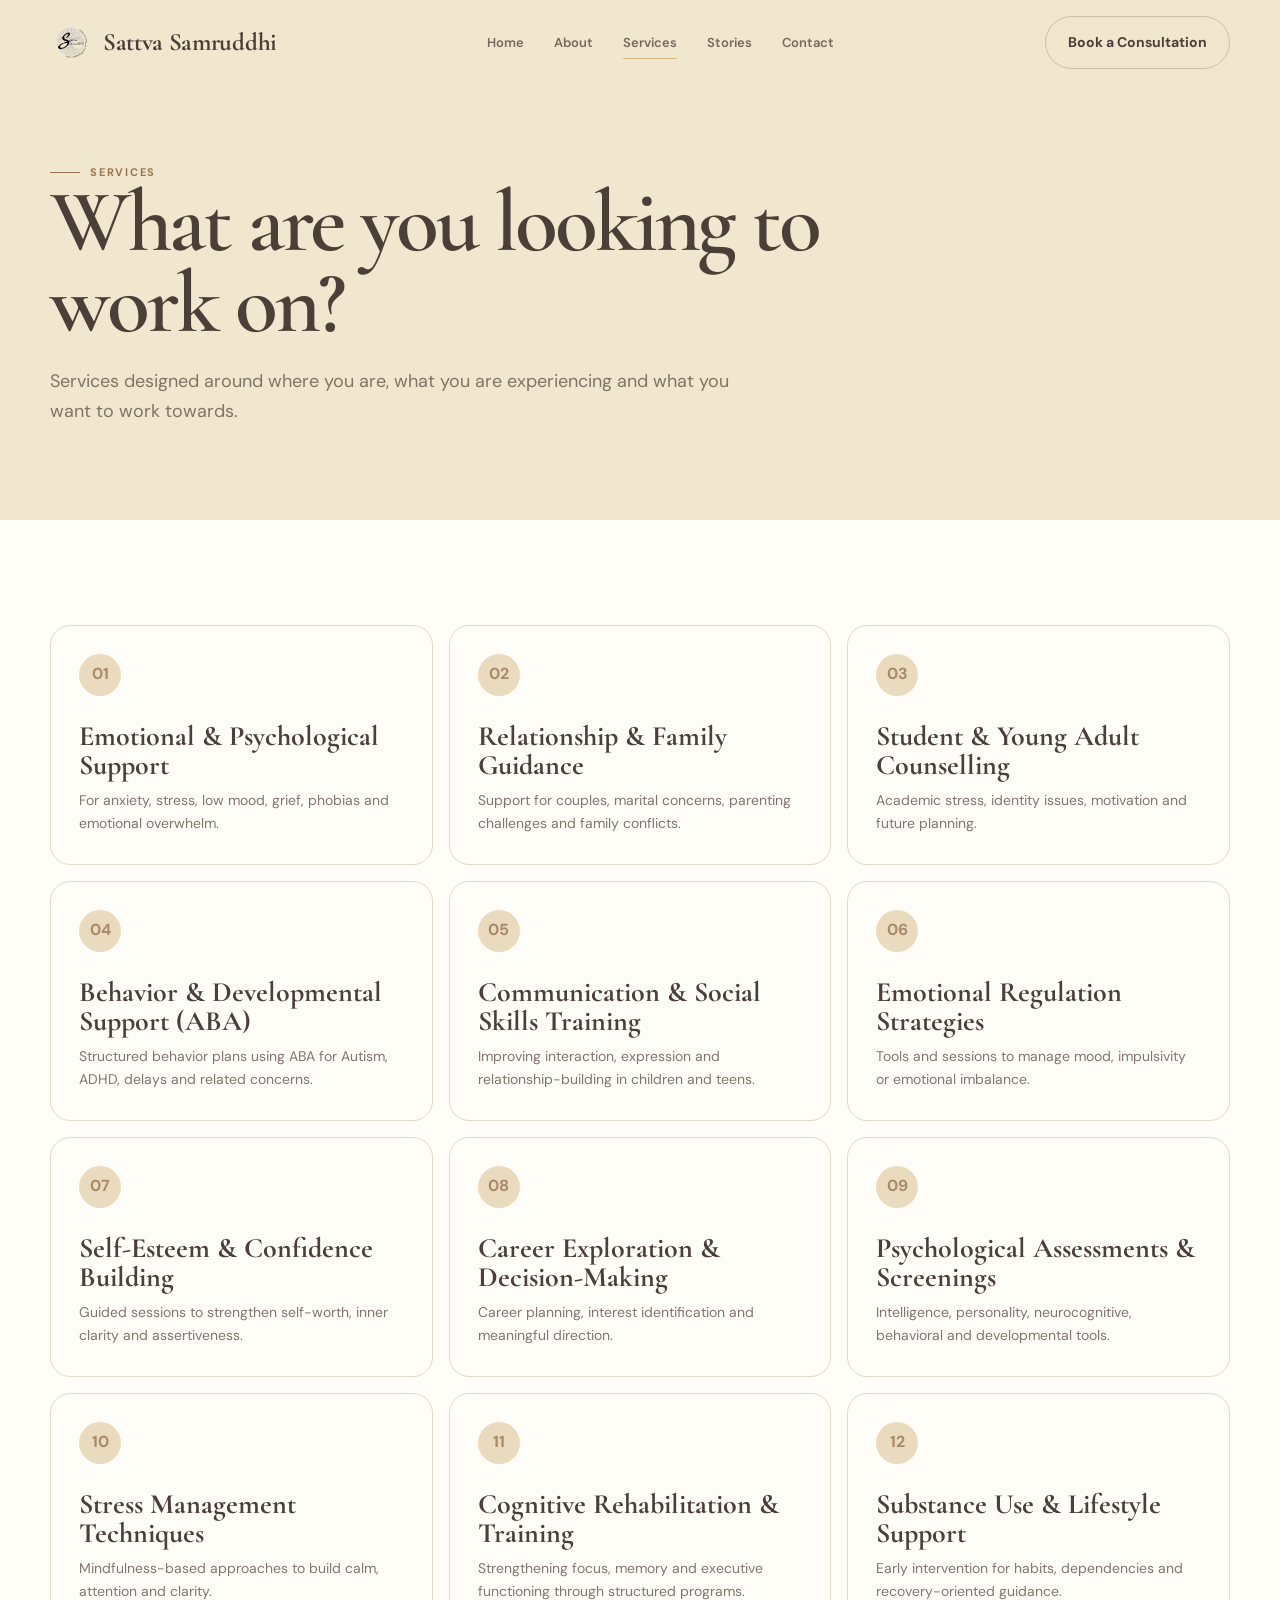
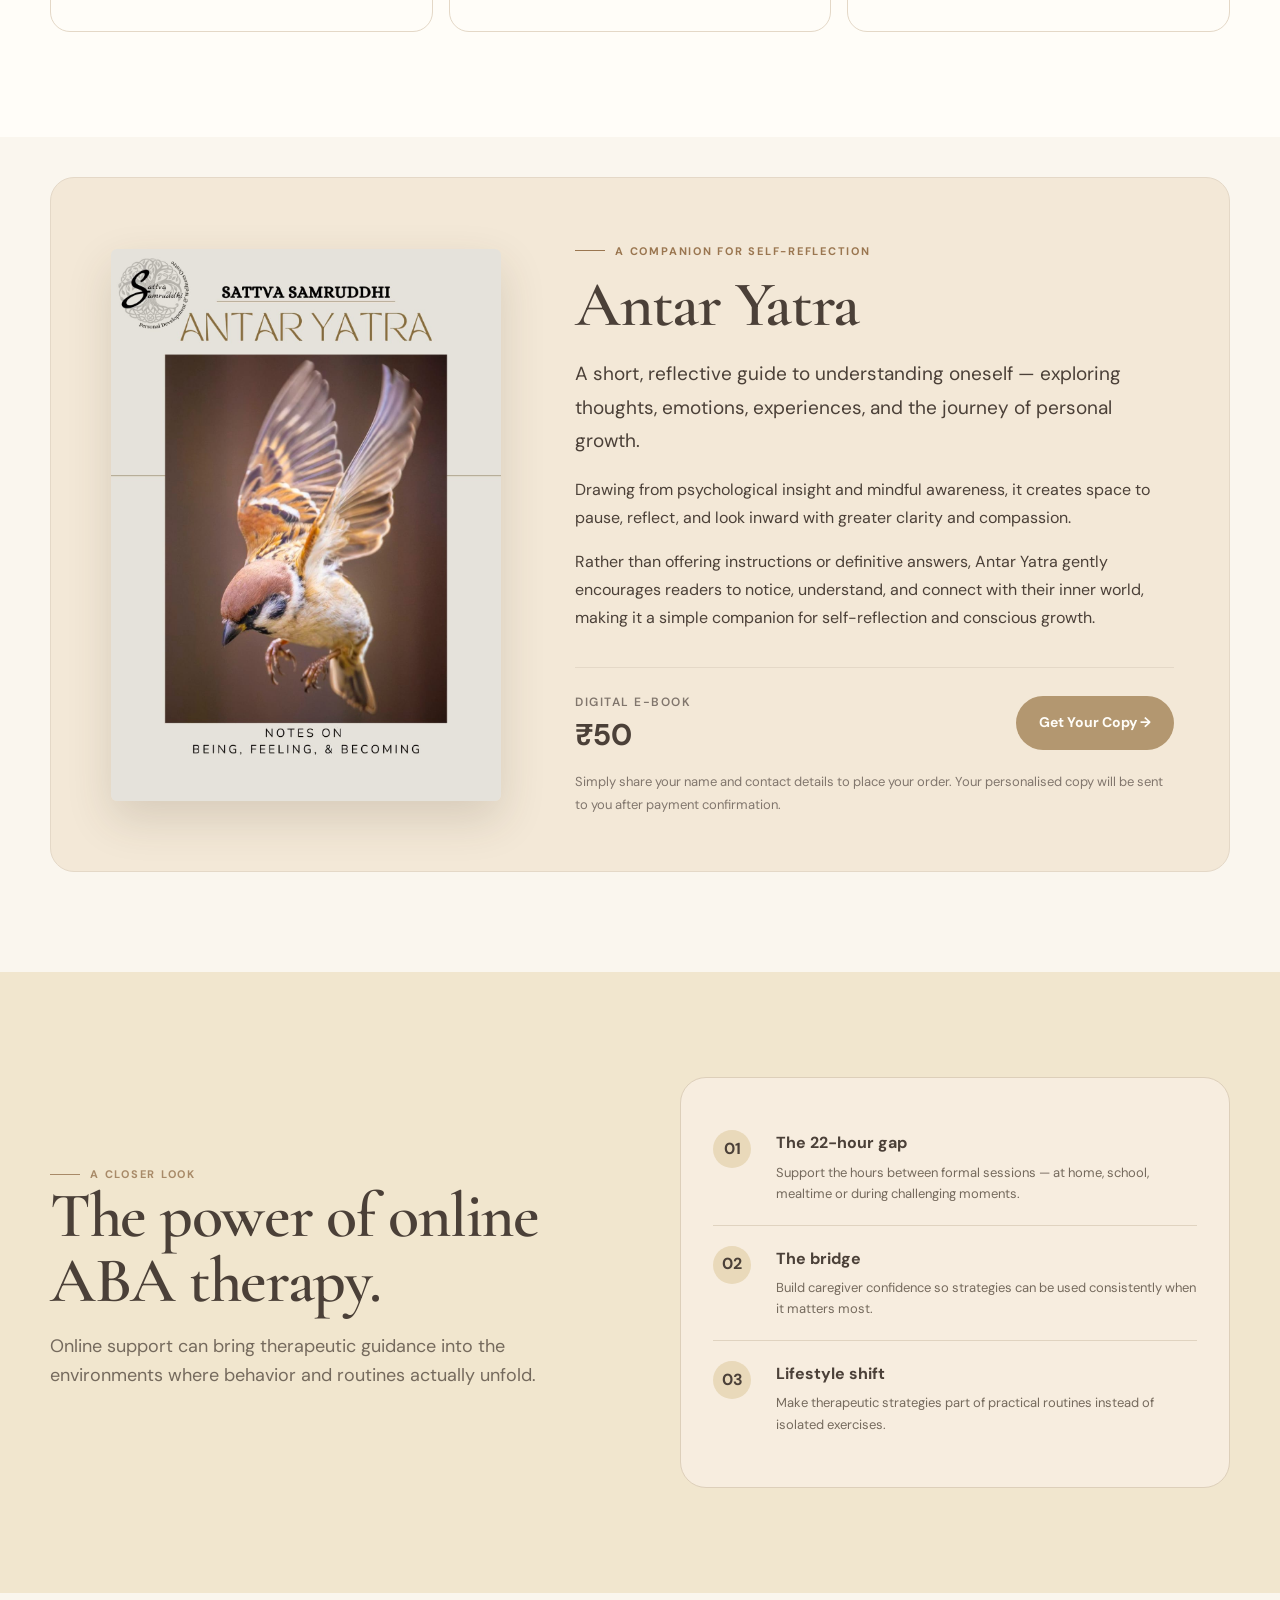
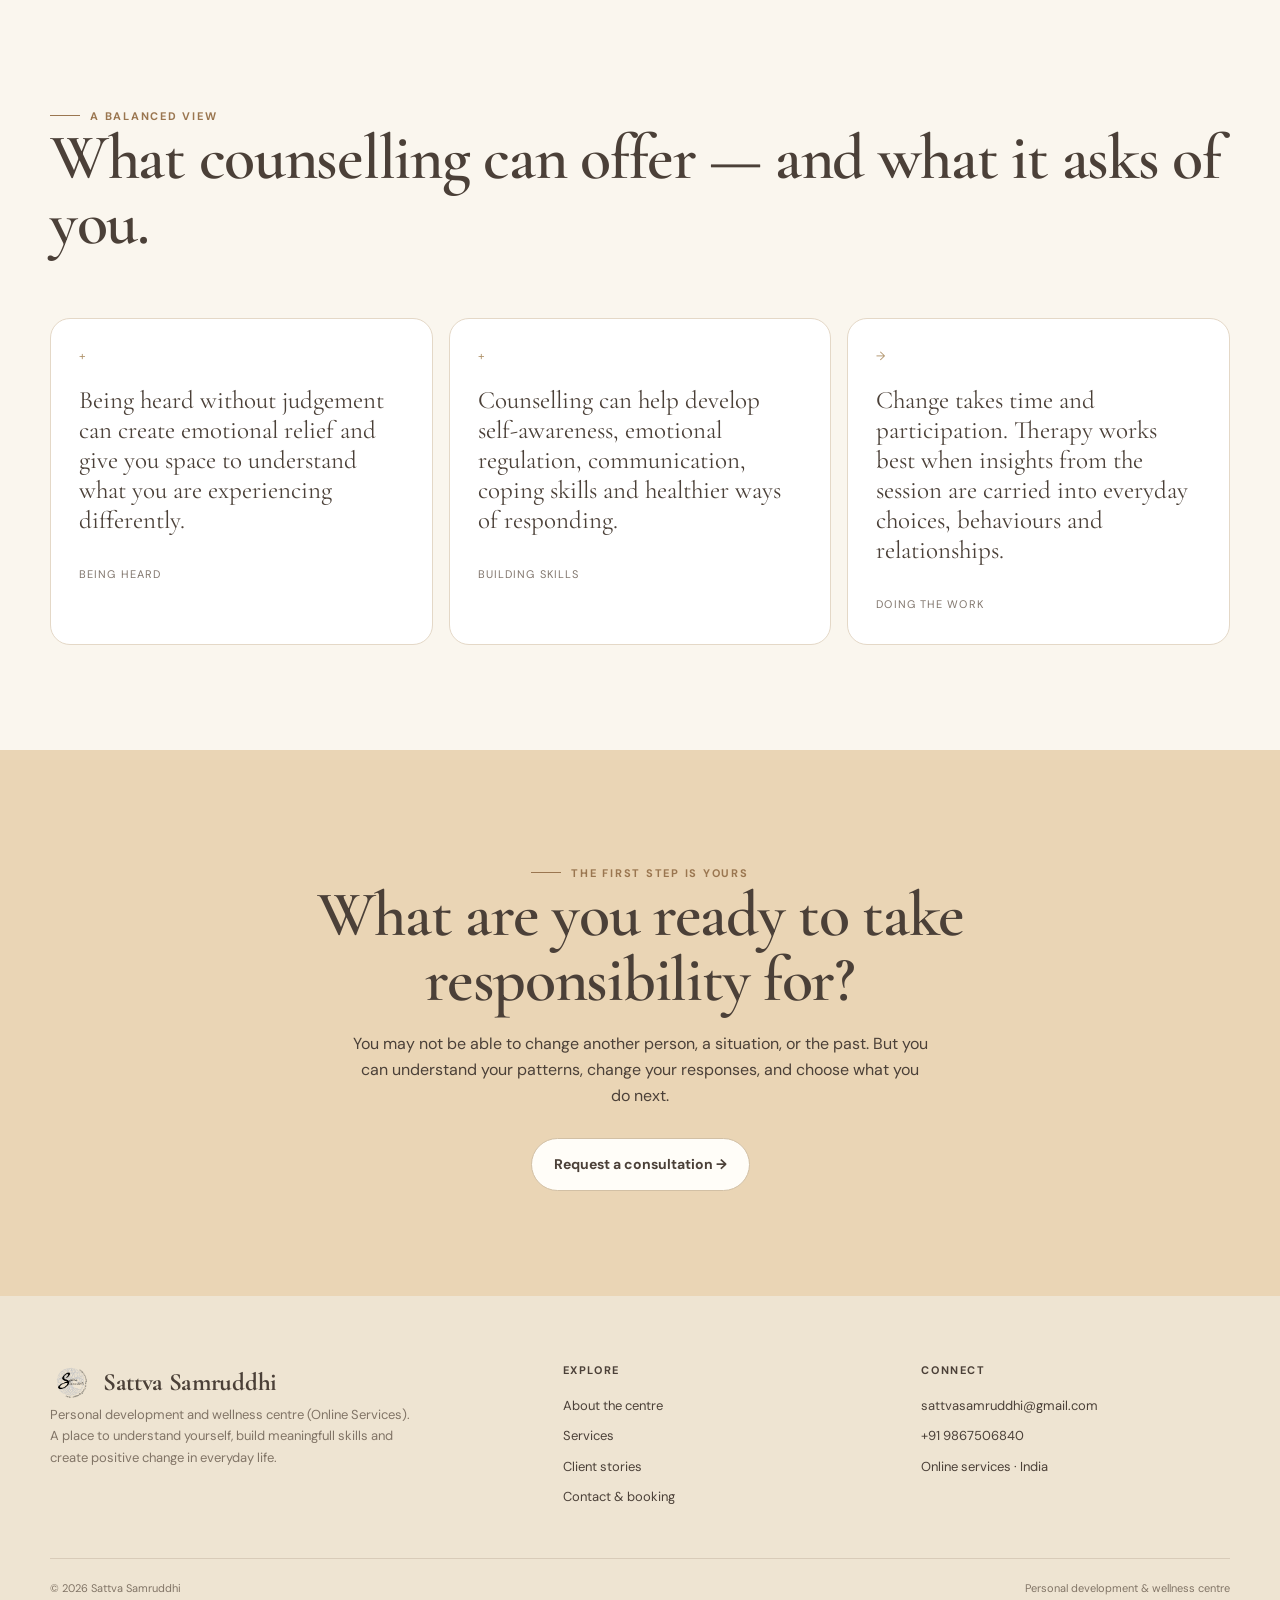
<file: services.html>
<!doctype html>
<html lang="en">

<head>
  <meta charset="utf-8">
  <meta name="viewport" content="width=device-width,initial-scale=1">
  <title>Services — Sattva Samruddhi</title>
  <meta name="description" content="Explore counselling, ABA therapy, psychological assessments and wellness services.">
 <link rel="icon" type="image/png" href="assets/logo-circle.png">
  <link rel="stylesheet" href="style.css">
</head>

<body>
  <header class="site-header">
    <div class="container nav">
      <a class="brand" href="index.html"><img src="assets/logo.png" alt="Sattva Samruddhi logo"><span>Sattva
          Samruddhi</span></a>
      <nav class="navlinks" aria-label="Primary"><a class="" href="index.html">Home</a><a class=""
          href="about.html">About</a><a class="active" href="services.html">Services</a><a class=""
          href="testimonials.html">Stories</a><a class="" href="contact.html">Contact</a></nav>
      <div class="nav-cta"><a class="btn btn-outline" href="contact.html">Book a Consultation</a><button
          class="menu-btn" aria-label="Open menu" aria-expanded="false">☰</button></div>
    </div>
    <nav class="mobile-menu" aria-label="Mobile"><a href="index.html">Home</a><a href="about.html">About</a><a
        href="services.html">Services</a><a href="testimonials.html">Stories</a><a href="contact.html">Contact</a><a
        class="btn btn-terra" href="contact.html">Book a Consultation</a></nav>
  </header>
  <main>
    <section class="page-hero">
      <div class="container reveal"><span class="eyebrow">Services</span>
        <h1 class="display">What are you looking to work on?</h1>
        <p>Services designed around where you are, what you are experiencing and what you want to work towards.</p>
      </div>
    </section>
    <section class="section services">
      <div class="container">
        <div class="service-grid">
          <article class="service reveal">
            <div class="service-icon">01</div>
            <h3>Emotional & Psychological Support</h3>
            <p>For anxiety, stress, low mood, grief, phobias and emotional overwhelm.</p>
          </article>
          <article class="service reveal delay-1">
            <div class="service-icon">02</div>
            <h3>Relationship & Family Guidance</h3>
            <p>Support for couples, marital concerns, parenting challenges and family conflicts.</p>
          </article>
          <article class="service reveal delay-2">
            <div class="service-icon">03</div>
            <h3>Student & Young Adult Counselling</h3>
            <p>Academic stress, identity issues, motivation and future planning.</p>
          </article>
          <article class="service reveal">
            <div class="service-icon">04</div>
            <h3>Behavior & Developmental Support (ABA)</h3>
            <p>Structured behavior plans using ABA for Autism, ADHD, delays and related concerns.</p>
          </article>
          <article class="service reveal delay-1">
            <div class="service-icon">05</div>
            <h3>Communication & Social Skills Training</h3>
            <p>Improving interaction, expression and relationship-building in children and teens.</p>
          </article>
          <article class="service reveal delay-2">
            <div class="service-icon">06</div>
            <h3>Emotional Regulation Strategies</h3>
            <p>Tools and sessions to manage mood, impulsivity or emotional imbalance.</p>
          </article>
          <article class="service reveal">
            <div class="service-icon">07</div>
            <h3>Self-Esteem & Confidence Building</h3>
            <p>Guided sessions to strengthen self-worth, inner clarity and assertiveness.</p>
          </article>
          <article class="service reveal delay-1">
            <div class="service-icon">08</div>
            <h3>Career Exploration & Decision-Making</h3>
            <p>Career planning, interest identification and meaningful direction.</p>
          </article>
          <article class="service reveal delay-2">
            <div class="service-icon">09</div>
            <h3>Psychological Assessments & Screenings</h3>
            <p>Intelligence, personality, neurocognitive, behavioral and developmental tools.</p>
          </article>
          <article class="service reveal">
            <div class="service-icon">10</div>
            <h3>Stress Management Techniques</h3>
            <p>Mindfulness-based approaches to build calm, attention and clarity.</p>
          </article>
          <article class="service reveal delay-1">
            <div class="service-icon">11</div>
            <h3>Cognitive Rehabilitation & Training</h3>
            <p>Strengthening focus, memory and executive functioning through structured programs.</p>
          </article>
          <article class="service reveal delay-2">
            <div class="service-icon">12</div>
            <h3>Substance Use & Lifestyle Support</h3>
            <p>Early intervention for habits, dependencies and recovery-oriented guidance.</p>
          </article>
        </div>
      </div>
    </section>
        <!-- Antar Yatra Book -->
    <section class="section book-section">
      <div class="container">
        <div class="book-card reveal">

          <div class="book-image-wrap">
            <img
              src="assets/Antar-yatra-book.jpeg"
              alt="Antar Yatra — Notes on Being, Feeling, & Becoming"
              class="book-image"
            >
          </div>

          <div class="book-content">
            <span class="eyebrow">A companion for self-reflection</span>

            <h2>Antar Yatra</h2>

            <p class="book-intro">
              A short, reflective guide to understanding oneself — exploring
              thoughts, emotions, experiences, and the journey of personal growth.
            </p>

            <p>
              Drawing from psychological insight and mindful awareness, it creates
              space to pause, reflect, and look inward with greater clarity and
              compassion.
            </p>

            <p>
              Rather than offering instructions or definitive answers, Antar Yatra
              gently encourages readers to notice, understand, and connect with
              their inner world, making it a simple companion for self-reflection
              and conscious growth.
            </p>

            <div class="book-purchase">
              <div>
                <span class="book-label">Digital E-Book</span>
                <strong class="book-price">₹50</strong>
              </div>

              <a class="btn btn-primary" href="contact.html">
                Get Your Copy →
              </a>
            </div>

            <p class="book-note">
              Simply share your name and contact details to place your order.
              Your personalised copy will be sent to you after payment confirmation.
            </p>
          </div>

        </div>
      </div>
    </section>
    <section class="section aba">
      <div class="container aba-grid">
        <div class="reveal"><span class="eyebrow">A closer look</span>
          <h2>The power of online ABA therapy.</h2>
          <p class="lead">Online support can bring therapeutic guidance into the environments where behavior and
            routines actually unfold.</p>
        </div>
        <div class="aba-card reveal delay-2">
          <div class="aba-item">
            <div class="aba-num">01</div>
            <div>
              <h3>The 22-hour gap</h3>
              <p>Support the hours between formal sessions — at home, school, mealtime or during challenging moments.
              </p>
            </div>
          </div>
          <div class="aba-item">
            <div class="aba-num">02</div>
            <div>
              <h3>The bridge</h3>
              <p>Build caregiver confidence so strategies can be used consistently when it matters most.</p>
            </div>
          </div>
          <div class="aba-item">
            <div class="aba-num">03</div>
            <div>
              <h3>Lifestyle shift</h3>
              <p>Make therapeutic strategies part of practical routines instead of isolated exercises.</p>
            </div>
          </div>
        </div>
      </div>
    </section>
    <section class="section">
      <div class="container">
        <div class="section-head reveal">
          <div><span class="eyebrow">A balanced view</span>
            <h2>What counselling can offer — and what it asks of you.</h2>
          </div>
        </div>
        <div class="testimonial-grid">
          <article class="testimonial" style="background:#fff;border:1px solid var(--line)">
            <div class="stars">+</div>
            <p style="font-size:25px">Being heard without judgement can create emotional relief and give you space to
              understand what you are experiencing differently.</p><small>Being heard</small>
          </article>
          <article class="testimonial" style="background:#fff;border:1px solid var(--line)">
            <div class="stars">+</div>
            <p style="font-size:25px">Counselling can help develop self-awareness, emotional regulation, communication,
              coping skills and healthier ways of responding.</p><small>Building skills</small>
          </article>
          <article class="testimonial" style="background:#fff;border:1px solid var(--line)">
            <div class="stars">→</div>
            <p style="font-size:25px">Change takes time and participation. Therapy works best when insights from the
              session are carried into everyday choices, behaviours and relationships.</p><small>Doing the work</small>
          </article>
        </div>
      </div>
    </section>
    <section class="section cta">
      <div class="container reveal"><span class="eyebrow">The first step is yours</span>
        <h2>What are you ready to take responsibility for?
        </h2>
        <p>You may not be able to change another person, a situation, or the past.
          But you can understand your patterns, change your responses, and choose what you do next.
        </p><a class="btn" href="contact.html">Request a consultation →</a>
      </div>
    </section>
  </main>
  <footer class="site-footer">
    <div class="container">
      <div class="footer-grid">
        <div class="footer-brand">
          <a class="brand" href="index.html"><img src="assets/logo.png" alt=""><span>Sattva Samruddhi</span></a>
          <p>Personal development and wellness centre (Online Services).<br>A place to understand yourself, build
            meaningfull skills and create positive change in everyday life.</p>
        </div>
        <div>
          <div class="footer-title">Explore</div>
          <div class="footer-links">
            <a href="about.html">About the centre</a><a href="services.html">Services</a><a
              href="testimonials.html">Client stories</a><a href="contact.html">Contact & booking</a>
          </div>
        </div>
        <div>
          <div class="footer-title">Connect</div>
          <div class="footer-links">
            <a href="mailto:sattvasamruddhi@gmail.com">sattvasamruddhi@gmail.com</a><a href="tel:+919867506840">+91
              9867506840</a><span>Online services · India</span>
          </div>
        </div>
      </div>
      <div class="footer-bottom"><span>© <span data-year></span> Sattva Samruddhi</span><span>Personal development &
          wellness centre</span></div>
    </div>
  </footer>
  <script src="script.js"></script>
</body>

</html>
</file>
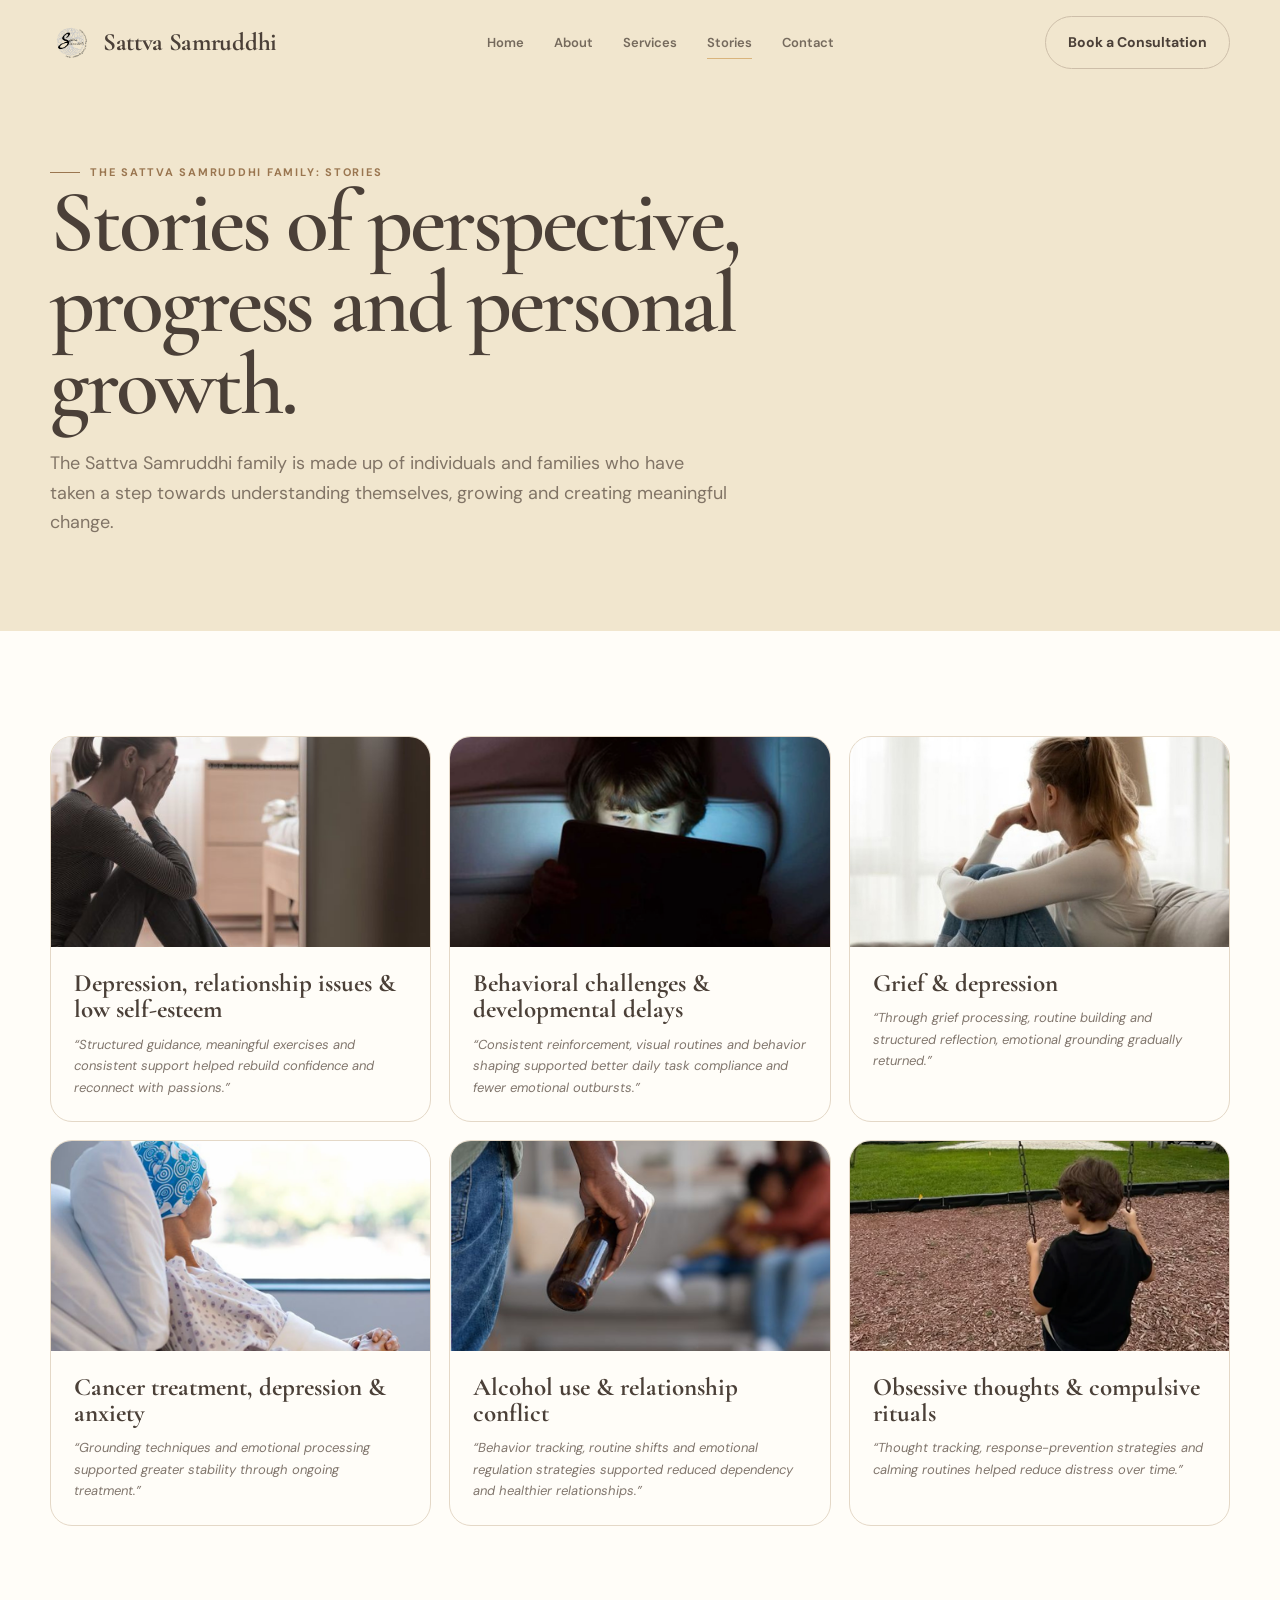
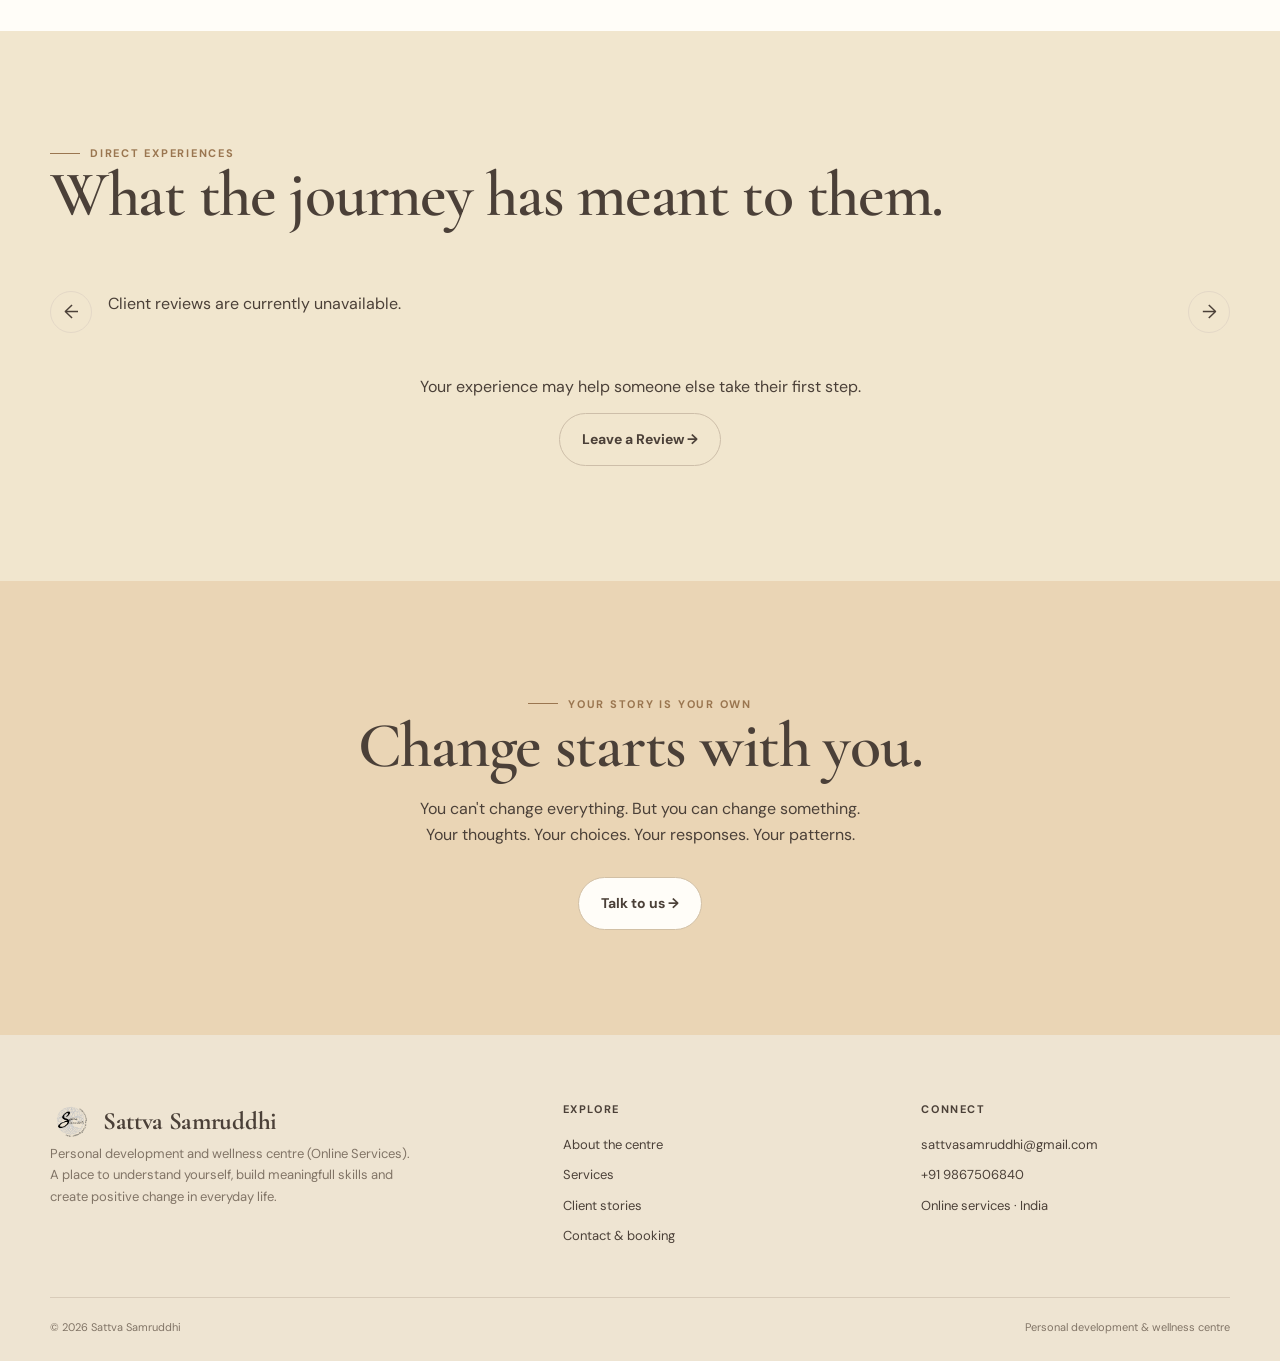
<file: testimonials.html>
<!doctype html>
<html lang="en">

<head>
  <meta charset="utf-8">
  <meta name="viewport" content="width=device-width,initial-scale=1">
  <title>Client Stories — Sattva Samruddhi</title>
  <meta name="description" content="Client stories and experiences from Sattva Samruddhi.">
  <link rel="icon" type="image/png" href="assets/logo-circle.png">
  <link rel="stylesheet" href="style.css">
</head>

<body>
  <header class="site-header">
    <div class="container nav">
      <a class="brand" href="index.html"><img src="assets/logo.png" alt="Sattva Samruddhi logo"><span>Sattva
          Samruddhi</span></a>
      <nav class="navlinks" aria-label="Primary"><a class="" href="index.html">Home</a><a class=""
          href="about.html">About</a><a class="" href="services.html">Services</a><a class="active"
          href="testimonials.html">Stories</a><a class="" href="contact.html">Contact</a></nav>
      <div class="nav-cta"><a class="btn btn-outline" href="contact.html">Book a Consultation</a><button
          class="menu-btn" aria-label="Open menu" aria-expanded="false">☰</button></div>
    </div>
    <nav class="mobile-menu" aria-label="Mobile"><a href="index.html">Home</a><a href="about.html">About</a><a
        href="services.html">Services</a><a href="testimonials.html">Stories</a><a href="contact.html">Contact</a><a
        class="btn btn-terra" href="contact.html">Book a Consultation</a></nav>
  </header>
  <main>
    <section class="page-hero">
      <div class="container reveal"><span class="eyebrow">The Sattva Samruddhi Family: Stories</span>
        <h1 class="display">Stories of perspective, progress and personal growth.</h1>
        <p>The Sattva Samruddhi family is made up of individuals and families who have taken a step towards
          understanding themselves, growing and creating meaningful change.</p>
      </div>
    </section>
    <section class="section stories">
      <div class="container">
        <div class="story-grid">
          <article class="story reveal">
            <div class="story-image"><img src="assets/client-snippet-depression.png" alt=""></div>
            <div class="story-body">
              <h3>Depression, relationship issues & low self-esteem</h3>
              <p>“Structured guidance, meaningful exercises and consistent support helped rebuild confidence and
                reconnect with passions.”</p>
            </div>
          </article>
          <article class="story reveal delay-1">
            <div class="story-image"><img src="assets/client-snippet-behavioral.png" alt=""></div>
            <div class="story-body">
              <h3>Behavioral challenges & developmental delays</h3>
              <p>“Consistent reinforcement, visual routines and behavior shaping supported better daily task compliance
                and fewer emotional outbursts.”</p>
            </div>
          </article>
          <article class="story reveal delay-2">
            <div class="story-image"><img src="assets/client-snippet-grief.jpeg" alt=""></div>
            <div class="story-body">
              <h3>Grief & depression</h3>
              <p>“Through grief processing, routine building and structured reflection, emotional grounding gradually
                returned.”</p>
            </div>
          </article>
          <article class="story reveal">
            <div class="story-image"><img src="assets/client-snippet-cancer.png" alt=""></div>
            <div class="story-body">
              <h3>Cancer treatment, depression & anxiety</h3>
              <p>“Grounding techniques and emotional processing supported greater stability through ongoing treatment.”
              </p>
            </div>
          </article>
          <article class="story reveal delay-1">
            <div class="story-image"><img src="assets/client-snippet-alcohol.png" alt=""></div>
            <div class="story-body">
              <h3>Alcohol use & relationship conflict</h3>
              <p>“Behavior tracking, routine shifts and emotional regulation strategies supported reduced dependency and
                healthier relationships.”</p>
            </div>
          </article>
          <article class="story reveal delay-2">
            <div class="story-image"><img src="assets/client-snippet-obsessive.png" alt=""></div>
            <div class="story-body">
              <h3>Obsessive thoughts & compulsive rituals</h3>
              <p>“Thought tracking, response-prevention strategies and calming routines helped reduce distress over
                time.”</p>
            </div>
          </article>
        </div>
      </div>
    </section>
    <section class="section testimonials">
  <div class="container">

    <div class="section-head reveal">
      <div>
        <span class="eyebrow">Direct experiences</span>
        <h2>What the journey has meant to them.</h2>
      </div>
    </div>

    <div class="testimonial-slider">

      <button
        class="testimonial-arrow testimonial-prev"
        type="button"
        aria-label="Previous testimonial">
        ←
      </button>

      <div class="testimonial-viewport">
        <div class="testimonial-track" id="client-reviews">

          <!-- Existing testimonial 1 -->
          <article class="testimonial">
            <div class="stars">★★★★★</div>
            <p>
              “I was able to overcome anxiety, rebuild confidence and reconnect
              with passions that had been lost amidst life's challenges.”
            </p>
            <small>Harsha Mehta · Mumbai</small>
          </article>

          <!-- Existing testimonial 2 -->
          <article class="testimonial">
            <div class="stars">★★★★★</div>
            <p>
              “Her compassionate and patient approach helped build trust quickly,
              creating a safe environment where our daughter felt comfortable
              expressing herself.”
            </p>
            <small>Nehal Shah · Parent · Vadodara</small>
          </article>

          <!-- Existing testimonial 3 -->
          <article class="testimonial">
            <div class="stars">★★★★★</div>
            <p>
              “Today, I feel happier, more energetic and far more engaged in life.”
            </p>
            <small>Jeel Shah · Vadodara</small>
          </article>

          <!-- Existing testimonial 4 -->
          <article class="testimonial">
            <div class="stars">★★★★★</div>
            <p>
              “Dedication, professionalism, knowledge, empathy and practical
              strategies combine to create realistic progress.”
            </p>
            <small>Tushar Dahihandekar · Parent · Vadodara</small>
          </article>

          <!-- Existing testimonial 5 -->
          <article class="testimonial">
            <div class="stars">★★★★★</div>
            <p>
              “She is incredibly calm, understanding, and skilled in her field.
              Her unique ability to build a strong bond with children and their
              families creates a supportive and nurturing environment, making a
              meaningful difference in their lives.”
            </p>
            <small>Disha Shrivastava · Parent · Vadodara</small>
          </article>

          <!-- Existing testimonial 6 -->
          <article class="testimonial">
            <div class="stars">★★★★★</div>
            <p>
              “She is extremely dedicated and sincere in her work. She carefully
              analyzes behavior before addressing it and applies effective
              techniques to bring about positive change.”
            </p>
            <small>Shubhangi Estake · Parent · Vadodara</small>
          </article>

          <!-- Google Sheet reviews will be inserted here -->

        </div>
      </div>

      <button
        class="testimonial-arrow testimonial-next"
        type="button"
        aria-label="Next testimonial">
        →
      </button>

    </div>


    <!-- Leave a review -->

    <div class="leave-review reveal">

      <p>
        Your experience may help someone else take their first step.
      </p>

      <a
        class="btn btn-outline"
        href="https://docs.google.com/forms/d/e/1FAIpQLSfU8QH8Vac2hO1WVbX1_4VIicH2IVnRtjhobJWJY92KwOlmLw/viewform?usp=publish-editor"
        target="_blank"
        rel="noopener noreferrer">
        Leave a Review →
      </a>

    </div>

  </div>
</section>
    <section class="section cta">
      <div class="container reveal"><span class="eyebrow">Your story is your own</span>
        <h2>Change starts with you.</h2>
        <p>You can't change everything. But you can change something.<br>Your thoughts. Your choices. Your responses.
          Your patterns.</p><a class="btn" href="contact.html">Talk to us →</a>
      </div>
    </section>
  </main>
  <footer class="site-footer">
    <div class="container">
      <div class="footer-grid">
        <div class="footer-brand">
          <a class="brand" href="index.html"><img src="assets/logo.png" alt=""><span>Sattva Samruddhi</span></a>
          <p>Personal development and wellness centre (Online Services).<br>A place to understand yourself, build
            meaningfull skills and create positive change in everyday life.</p>
        </div>
        <div>
          <div class="footer-title">Explore</div>
          <div class="footer-links">
            <a href="about.html">About the centre</a><a href="services.html">Services</a><a
              href="testimonials.html">Client stories</a><a href="contact.html">Contact & booking</a>
          </div>
        </div>
        <div>
          <div class="footer-title">Connect</div>
          <div class="footer-links">
            <a href="mailto:sattvasamruddhi@gmail.com">sattvasamruddhi@gmail.com</a><a href="tel:+919867506840">+91
              9867506840</a><span>Online services · India</span>
          </div>
        </div>
      </div>
      <div class="footer-bottom"><span>© <span data-year></span> Sattva Samruddhi</span><span>Personal development &
          wellness centre</span></div>
    </div>
  </footer>
  <script src="script.js"></script>
</body>

</html>
</file>
<file: style.css>
@import url('https://fonts.googleapis.com/css2?family=Cormorant+Garamond:wght@500;600;700&family=DM+Sans:wght@400;500;600;700&display=swap');

/* :root {
  --ink: #5A4E44;
  --muted: #887B6E;
  --cream: #FAF5E9;
  --paper: #FFFDF8;
  --sage: #F1E6CE;
  --sage-deep: #B39770;
  --terracotta: #E3C38F;
  --terracotta-dark: #A88A68;
  --line: #E4D8C7;
  --white: #FFFFFF;
  --shadow: 0 22px 60px rgba(90, 78, 68, .09);
  --radius: 24px;
  --max: 1180px;
} */

:root {
  --ink: #4B4038;
  --muted: #81766D;

  --cream: #FAF6EE;
  --paper: #FFFDF8;

  --sage: #EFE5D2;
  --sage-deep: #A28B70;

  --terracotta: #D9B47C;
  --terracotta-dark: #9A7650;

  --line: #E4D8C7;
  --white: #FFFFFF;

  --shadow: 0 22px 60px rgba(75, 64, 56, .09);

  --radius: 24px;
  --max: 1180px;
}

* {
  box-sizing: border-box;
  min-width: 0
}

html {
  scroll-behavior: smooth;
  width: 100%;
  overflow-x: clip
}

body {
  margin: 0;
  background: var(--cream);
  color: var(--ink);
  font-family: "DM Sans", sans-serif;
  line-height: 1.65
}

img {
  max-width: 100%;
  display: block
}

a {
  color: inherit;
  text-decoration: none
}

button,
input,
textarea {
  font: inherit
}

.container {
  width: min(var(--max), calc(100% - 40px));
  margin: auto
}

.serif {
  font-family: "Cormorant Garamond", serif
}

.eyebrow {
  display: inline-flex;
  align-items: center;
  gap: 10px;
  text-transform: uppercase;
  letter-spacing: .16em;
  font-size: 11px;
  font-weight: 700;
  color: var(--terracotta-dark)
}

.eyebrow:before {
  content: "";
  width: 30px;
  height: 1px;
  background: currentColor
}

.display {
  font-family: "Cormorant Garamond", serif;
  font-size: clamp(52px, 7vw, 88px);
  line-height: .93;
  letter-spacing: -.035em;
  font-weight: 600;
  margin: 0
}

h1,
h2,
h3,
h4,
p {
  margin-top: 0
}

h2 {
  font-family: "Cormorant Garamond", serif;
  font-size: clamp(42px, 5vw, 64px);
  line-height: 1.02;
  letter-spacing: -.02em;
  font-weight: 600;
  margin-bottom: 18px
}

.lead {
  font-size: 18px;
  color: var(--muted);
  max-width: 640px
}

.section {
  padding: 105px 0
}

.section.compact {
  padding: 82px 0
}

.btn {
  display: inline-flex;
  align-items: center;
  justify-content: center;
  gap: 9px;
  border: 1px solid transparent;
  border-radius: 999px;
  padding: 14px 22px;
  font-size: 14px;
  font-weight: 700;
  transition: .25s ease;
  cursor: pointer
}

.btn-primary {
  background: var(--ink);
  color: white
}

.btn-primary:hover {
  background: #8A7459;
  transform: translateY(-2px)
}

.btn-outline {
  border-color: rgba(90, 78, 68, .22);
  background: transparent
}

.btn-outline:hover {
  background: var(--white);
  transform: translateY(-2px)
}

.btn-terra {
  background: var(--terracotta);
  color: #fff
}

.btn-terra:hover {
  background: var(--terracotta-dark);
  transform: translateY(-2px)
}

.site-header {
  position: fixed;
  inset: 0 0 auto;
  z-index: 50;
  padding: 16px 0;
  transition: .3s
}

.site-header.scrolled {
  background: rgba(247, 243, 236, .88);
  backdrop-filter: blur(18px);
  border-bottom: 1px solid rgba(221, 216, 205, .8)
}

.nav {
  display: flex;
  align-items: center;
  justify-content: space-between;
  gap: 25px
}

.brand {
  display: flex;
  align-items: center;
  gap: 10px;
  font-weight: 700;
  letter-spacing: -.02em
}

.brand img {
  width: 43px;
  height: 43px;
  object-fit: contain
}

.brand span {
  font-family: "Cormorant Garamond", serif;
  font-size: 25px
}

.navlinks {
  display: flex;
  align-items: center;
  gap: 30px;
  font-size: 13px;
  font-weight: 600;
  color: #756A5D
}

.navlinks a {
  position: relative;
  padding: 8px 0
}

.navlinks a:after {
  content: "";
  position: absolute;
  left: 0;
  right: 100%;
  bottom: 2px;
  height: 1px;
  background: var(--terracotta);
  transition: .25s
}

.navlinks a:hover:after,
.navlinks a.active:after {
  right: 0
}

.nav-cta {
  display: flex;
  align-items: center;
  gap: 10px
}

.menu-btn {
  display: none;
  border: 0;
  background: transparent;
  font-size: 27px;
  color: var(--ink);
  cursor: pointer
}

.mobile-menu {
  display: none
}

.hero {
  padding: 155px 0 90px;
  position: relative;
  overflow: hidden
}

.hero:before {
  content: "";
  position: absolute;
  width: 600px;
  height: 600px;
  right: -240px;
  top: 60px;
  background: var(--sage);
  border-radius: 50%;
  opacity: .7
}

.hero-grid {
  display: grid;
  grid-template-columns: minmax(0, 1.02fr) minmax(0, .98fr);
  gap: 80px;
  align-items: center;
  position: relative;
  z-index: 1;
  width: calc(100% - 40px);
  max-width: var(--max);
  margin: auto
}

.hero-copy {
  padding: 25px 12px 0;
  min-width: 0;
  max-width: 100%;
  overflow-wrap: break-word
}

.hero-copy .eyebrow {
  margin-bottom: 22px
}

.hero-copy .display {
  max-width: 730px;
  width: 100%;
  overflow-wrap: break-word
}

.hero-copy .display em {
  color: var(--terracotta-dark);
  font-style: normal
}

.hero-copy .lead {
  margin: 28px 0 30px;
  max-width: 100%;
  overflow-wrap: break-word
}

.hero-actions {
  display: flex;
  gap: 12px;
  flex-wrap: wrap
}

.hero-note {
  display: flex;
  gap: 18px;
  align-items: center;
  margin-top: 30px;
  font-size: 12px;
  color: var(--muted)
}

.hero-note span {
  width: 7px;
  height: 7px;
  background: var(--terracotta);
  border-radius: 50%
}

.hero-visual {
  position: relative;
  min-height: 525px;
  min-width: 0;
  width: 100%;
  display: flex;
  justify-content: flex-end;
  align-items: flex-start
}

.hero-photo-main {
  position: absolute;
  width: 72%;
  height: 500px;
  right: 0;
  top: 20px;
  object-fit: cover;
  border-radius: 160px 160px 26px 26px;
  box-shadow: var(--shadow)
}

.hero-photo-small {
  position: absolute;
  width: 190px;
  height: 245px;
  left: 0;
  bottom: 10px;
  object-fit: cover;
  border-radius: 100px 100px 24px 24px;
  border: 10px solid var(--cream);
  box-shadow: var(--shadow)
}

/* Logo circle */
.hero-visual::after {
  content: "";
  position: absolute;
  z-index: 2;

  left: 58px;
  bottom: -45px;

  width: 145px;
  height: 145px;

  background: rgba(255, 253, 249, 0.95);
  border-radius: 50%;

  box-shadow: 0 6px 18px rgba(90, 78, 68, 0.10);

  border: 1px solid rgba(255, 255, 255, 0.8);

  backdrop-filter: blur(6px);
}


/* Actual logo */
.hero-logo-replacement {
  position: absolute;
  z-index: 3;

  left: 58px;
  bottom: -45px;

  width: 145px;
  height: 145px;

  object-fit: contain;

  padding: 0;

  background: transparent;
  border: none;
  box-shadow: none;
  backdrop-filter: none;

  /*
   * Zoom the logo artwork without
   * making the white circle bigger.
   */
  transform: scale(1.32);
}



.hero-badge {
  position: absolute;
  left: 35%;
  bottom: 34px;
  background: rgba(255, 253, 249, .93);
  backdrop-filter: blur(12px);
  padding: 18px 20px;
  border: 1px solid var(--line);
  border-radius: 18px;
  box-shadow: var(--shadow);
  max-width: 230px
}

.hero-badge strong {
  display: block;
  font-family: "Cormorant Garamond", serif;
  font-size: 26px;
  line-height: 1.05
}

.hero-badge small {
  color: var(--muted);
  font-size: 11px
}

.mandala {
  position: absolute;
  opacity: .13;
  pointer-events: none
}

.mandala.one {
  width: 430px;
  left: -250px;
  top: 170px
}

.mandala.two {
  width: 480px;
  right: -260px;
  bottom: -120px;
  transform: rotate(25deg)
}

.intro {
  background: var(--paper)
}

.intro-grid {
  display: grid;
  grid-template-columns: minmax(0, .8fr) minmax(0, 1.2fr);
  gap: 100px;
  align-items: start
}

.intro h2 {
  max-width: 430px
}

.intro-copy {
  font-size: 18px;
  color: var(--muted)
}

.quote {
  margin-top: 30px;
  padding: 22px 0 0;
  border-top: 1px solid var(--line);
  font-family: "Cormorant Garamond", serif;
  font-size: 27px;
  line-height: 1.2;
  color: var(--ink)
}

.pillars {
  background: var(--sage)
}

.section-head {
  display: flex;
  justify-content: space-between;
  gap: 40px;
  align-items: end;
  margin-bottom: 45px
}

.section-head .lead {
  max-width: 480px
}

.pillar-grid {
  display: grid;
  grid-template-columns: repeat(5, 1fr);
  gap: 14px
}

.pillar {
  background: rgba(255, 253, 249, .65);
  border: 1px solid rgba(179, 151, 112, .20);
  border-radius: 20px;
  padding: 24px 20px;
  min-height: 225px;
  transition: .25s
}

.pillar:hover {
  transform: translateY(-5px);
  background: var(--paper);
  box-shadow: 0 15px 35px rgba(90, 78, 68, .07)
}

.pillar-num {
  font-size: 11px;
  color: var(--terracotta-dark);
  font-weight: 700;
  letter-spacing: .1em
}

.pillar h3 {
  font-family: "Cormorant Garamond", serif;
  font-size: 29px;
  line-height: 1;
  margin: 40px 0 12px
}

.pillar p {
  font-size: 13px;
  color: var(--muted);
  margin: 0
}

.services {
  background: var(--paper)
}

.service-grid {
  display: grid;
  grid-template-columns: repeat(3, 1fr);
  gap: 16px
}

.service {
  position: relative;
  padding: 28px;
  border: 1px solid var(--line);
  background: #fff;
  border-radius: 20px;
  min-height: 200px;
  transition: .25s
}

.service:hover {
  transform: translateY(-4px);
  box-shadow: var(--shadow);
  border-color: #c9c0b2
}

.service-icon {
  width: 42px;
  height: 42px;
  border-radius: 50%;
  background: var(--sage);
  display: grid;
  place-items: center;
  color: var(--sage-deep);
  font-weight: 700;
  margin-bottom: 26px
}

.service h3 {
  font-family: "Cormorant Garamond", serif;
  font-size: 28px;
  line-height: 1.05;
  margin-bottom: 9px
}

.service p {
  font-size: 14px;
  color: var(--muted);
  margin: 0
}

.aba {
  background: #F1E6CE;
  color: #fff;
  position: relative;
  overflow: hidden
}

.aba .eyebrow {
  color: #d9a273
}

.aba .lead {
  color: #756A5D
}

.aba-grid {
  display: grid;
  grid-template-columns: minmax(0, 1fr) minmax(0, 1fr);
  gap: 80px;
  align-items: center
}

.aba h2 {
  max-width: 560px
}

.aba-card {
  background: #F5EBDC;
  border: 1px solid rgba(90, 78, 68, .12);
  border-radius: 26px;
  padding: 32px
}

.aba-item {
  display: grid;
  grid-template-columns: 46px 1fr;
  gap: 17px;
  padding: 20px 0;
  border-bottom: 1px solid rgba(90, 78, 68, .12)
}

.aba-item:last-child {
  border-bottom: 0
}

.aba-num {
  width: 38px;
  height: 38px;
  border-radius: 50%;
  background: #E9D9BA;
  color: var(--ink);
  display: grid;
  place-items: center;
  font-weight: 700
}

.aba-item h3 {
  font-size: 16px;
  margin-bottom: 5px
}

.aba-item p {
  font-size: 13px;
  color: #817466;
  margin: 0
}

.founder {
  background: var(--cream)
}

.founder-grid {
  display: grid;
  grid-template-columns: minmax(0, .82fr) minmax(0, 1.18fr);
  gap: 85px;
  align-items: center
}

.founder-photo-wrap {
  position: relative;
  padding: 0 30px 30px 0
}

.founder-photo-wrap:after {
  content: "";
  position: absolute;
  right: 0;
  bottom: 0;
  width: 75%;
  height: 88%;
  background: var(--sage);
  border-radius: 30px;
  z-index: 0
}

.founder-photo {
  position: relative;
  z-index: 1;
  width: 100%;
  height: 550px;
  object-fit: cover;
  border-radius: 24px
}

.founder-caption {
  position: absolute;
  z-index: 2;
  bottom: 0;
  left: 25px;
  background: var(--paper);
  padding: 16px 20px;
  border-radius: 15px;
  box-shadow: var(--shadow)
}

.founder-caption strong {
  display: block;
  font-family: "Cormorant Garamond", serif;
  font-size: 24px
}

.founder-caption span {
  font-size: 11px;
  color: var(--muted)
}

.checklist {
  display: grid;
  grid-template-columns: 1fr 1fr;
  gap: 13px;
  margin: 28px 0
}

.check {
  display: flex;
  gap: 10px;
  font-size: 13px;
  color: var(--muted)
}

.check b {
  color: var(--terracotta)
}

.stories {
  background: var(--paper)
}

.story-grid {
  display: grid;
  grid-template-columns: repeat(3, 1fr);
  gap: 18px
}

.story {
  border-radius: 22px;
  overflow: hidden;
  border: 1px solid var(--line);
  background: #fff;
  transition: box-shadow .25s ease, transform .25s ease
}

.story-image {
  height: 210px;
  overflow: hidden;
  background: #EEE6D8
}

.story-image img {
  width: 100%;
  height: 100%;
  display: block;
  object-fit: cover;
  object-position: center;
  transition: none;
  transform: scale(1.10)
}

.story:hover {
  transform: translateY(-3px);
  box-shadow: 0 12px 28px rgba(90, 78, 68, .08)
}

.story-body {
  padding: 23px
}

.story-body h3 {
  font-family: "Cormorant Garamond", serif;
  font-size: 25px;
  line-height: 1.05;
  margin-bottom: 11px
}

.story-body p {
  font-size: 13px;
  color: var(--muted);
  font-style: italic;
  margin: 0
}

.testimonials {
  background: var(--sage)
}

.testimonial-grid {
  display: grid;
  grid-template-columns: repeat(3, 1fr);
  gap: 16px
}

.testimonial {
  background: rgba(255, 253, 249, .8);
  border: 1px solid rgba(179, 151, 112, .18);
  border-radius: 20px;
  padding: 28px
}

.stars {
  color: var(--terracotta);
  letter-spacing: 3px;
  font-size: 12px;
  margin-bottom: 18px
}

.testimonial p {
  font-family: "Cormorant Garamond", serif;
  font-size: 25px;
  line-height: 1.2;
  margin-bottom: 25px
}

.testimonial small {
  font-size: 11px;
  color: var(--muted);
  text-transform: uppercase;
  letter-spacing: .1em
}

.cta {
  background: #EAD5B5;
  color: #fff;
  text-align: center;
  position: relative;
  overflow: hidden
}

.cta h2 {
  max-width: 760px;
  margin: 0 auto 18px
}

.cta p {
  max-width: 580px;
  margin: 0 auto 28px;
  color: #7B6B5B
}

.cta .btn {
  background: #fff;
  color: var(--ink)
}

.cta .mandala {
  opacity: .10;
  right: -130px;
  top: -180px;
  width: 500px
}

.page-hero {
  padding: 155px 0 75px;
  background: var(--sage);
  position: relative;
  overflow: hidden
}

.page-hero .display {
  max-width: 850px
}

.page-hero p {
  max-width: 680px;
  color: #817466;
  font-size: 18px;
  margin-top: 22px
}

.page-content {
  background: var(--paper)
}

.about-story {
  display: grid;
  grid-template-columns: minmax(0, .8fr) minmax(0, 1.2fr);
  gap: 85px
}

.about-story .sticky {
  position: sticky;
  top: 120px;
  height: max-content
}

.approach-tags {
  display: flex;
  flex-wrap: wrap;
  gap: 9px;
  margin-top: 25px
}

.tag {
  padding: 9px 13px;
  border: 1px solid var(--line);
  border-radius: 999px;
  background: #fff;
  font-size: 12px;
  color: var(--muted)
}

.practice-grid {
  display: grid;
  grid-template-columns: repeat(3, 1fr);
  gap: 12px
}

.practice {
  padding: 20px;
  background: var(--cream);
  border: 1px solid var(--line);
  border-radius: 16px;
  font-size: 14px;
  font-weight: 600
}

.quote-block {
  padding: 45px;
  border-radius: 24px;
  background: #F1E6CE;
  color: white;
  margin-top: 45px
}

.quote-block p {
  font-family: "Cormorant Garamond", serif;
  font-size: 36px;
  line-height: 1.1;
  margin-bottom: 15px
}

.quote-block small {
  color: #817466
}

.contact-grid {
  display: grid;
  grid-template-columns: minmax(0, .75fr) minmax(0, 1.25fr);
  gap: 70px;
  align-items: start
}

.contact-info {
  padding-top: 15px
}

.contact-info h1 {
  margin-bottom: 22px
}

.contact-details {
  margin-top: 40px
}

/* .contact-row {
  display: flex;
   grid-template-columns: 24px 1fr;
  gap: 15px;
  padding: 20px 0;
  border-bottom: 1px solid var(--line)
} */

.contact-row {
  display: grid;
  grid-template-columns: 24px 1fr;
  column-gap: 15px;
  align-items: start;
  padding: 20px 0;
  border-bottom: 1px solid var(--line);
}

.contact-row > div:first-child {
  width: 24px;
  height: 24px;
  display: flex;
  align-items: center;
  justify-content: center;
  flex-shrink: 0;
  line-height: 1;
  margin-top: 1px;
  font-size: 20px;
}

.contact-row > div:first-child svg {
  width: 24px;
  height: 24px;
  display: block;
  transform: translateX(-2px);
}

.contact-row strong {
  display: block;
  font-size: 11px;
  text-transform: uppercase;
  letter-spacing: .12em;
  color: var(--muted);
  margin-bottom: 3px
}

.contact-row span {
  font-size: 14px
}

.form-card {
  background: #fff;
  border: 1px solid var(--line);
  border-radius: 26px;
  padding: 35px;
  box-shadow: var(--shadow)
}

.form-card h2 {
  font-size: 45px
}

.form-grid {
  display: grid;
  grid-template-columns: 1fr 1fr;
  gap: 16px
}

.field {
  display: flex;
  flex-direction: column;
  gap: 7px;
  margin-bottom: 16px
}

.field.full {
  grid-column: 1/-1
}

.field label {
  font-size: 11px;
  text-transform: uppercase;
  letter-spacing: .1em;
  font-weight: 700;
  color: var(--muted)
}

.field input,
.field textarea {
  border: 1px solid #DCCFBE;
  background: var(--cream);
  border-radius: 12px;
  padding: 13px 14px;
  outline: none;
  color: var(--ink);
  transition: .2s
}

.field textarea {
  min-height: 125px;
  resize: vertical
}

.field input:focus,
.field textarea:focus {
  border-color: var(--terracotta);
  box-shadow: 0 0 0 3px rgba(184, 111, 77, .10)
}

.form-note {
  font-size: 11px;
  color: var(--muted);
  margin: 13px 0 0
}

.status {
  margin-top: 14px;
  font-size: 13px;
  font-weight: 600
}

.site-footer {
  background: #EEE4D2;
  color: #5A4E44;
  padding: 65px 0 25px
}

.footer-grid {
  display: grid;
  grid-template-columns: 1.2fr .8fr .8fr;
  gap: 50px;
  padding-bottom: 50px
}

.footer-brand .brand span {
  color: white
}

.footer-brand p {
  max-width: 380px;
  color: #8B7D70;
  font-size: 13px
}

.footer-title {
  font-size: 11px;
  text-transform: uppercase;
  letter-spacing: .14em;
  color: #8B7D70;
  margin-bottom: 16px;
  font-weight: 700
}

.footer-links {
  display: grid;
  gap: 9px;
  font-size: 13px
}

.footer-links a:hover {
  color: white
}

.footer-bottom {
  padding-top: 20px;
  border-top: 1px solid rgba(90, 78, 68, .12);
  display: flex;
  justify-content: space-between;
  gap: 20px;
  color: #8B7D70;
  font-size: 11px
}

.reveal {
  opacity: 0;
  transform: translateY(22px);
  transition: .7s cubic-bezier(.16, 1, .3, 1)
}

.reveal.visible {
  opacity: 1;
  transform: none
}

.delay-1 {
  transition-delay: .08s
}

.delay-2 {
  transition-delay: .16s
}

.delay-3 {
  transition-delay: .24s
}

@media(max-width:1050px) {
  .navlinks {
    gap: 18px
  }

  .hero-grid,
  .founder-grid,
  .aba-grid {
    gap: 45px
  }

  .pillar-grid {
    grid-template-columns: repeat(3, 1fr)
  }

  .pillar:nth-child(4),
  .pillar:nth-child(5) {
    grid-column: span 1
  }
}

@media(max-width:900px) {
  .container {
    width: min(var(--max), calc(100% - 28px))
  }

  .navlinks,
  .nav-cta .btn-outline {
    display: none
  }

  .menu-btn {
    display: block
  }

  .mobile-menu {
    position: fixed;
    inset: 74px 14px auto;
    background: rgba(255, 253, 249, .98);
    border: 1px solid var(--line);
    border-radius: 20px;
    padding: 20px;
    box-shadow: var(--shadow)
  }

  .mobile-menu.open {
    display: grid;
    gap: 4px
  }

  .mobile-menu a {
    padding: 13px;
    border-radius: 10px;
    font-weight: 600
  }

  .mobile-menu a:hover {
    background: var(--sage)
  }

  .mobile-menu .btn {
    margin-top: 8px
  }

  .hero {
    padding-top: 120px
  }

  .hero-grid,
  .intro-grid,
  .aba-grid,
  .founder-grid,
  .about-story,
  .contact-grid {
    grid-template-columns: 1fr
  }

  .hero-visual {
    min-height: 470px;
    margin-top: 15px
  }

  .hero-photo-main {
    width: 76%;
    height: 430px
  }

  .hero-photo-small {
    width: 160px;
    height: 205px
  }

  .section-head {
    display: block
  }

  .section-head .lead {
    margin-top: 14px
  }

  .service-grid,
  .story-grid,
  .testimonial-grid {
    grid-template-columns: 1fr 1fr
  }

  .practice-grid {
    grid-template-columns: 1fr 1fr
  }

  .footer-grid {
    grid-template-columns: 1fr 1fr
  }

  .about-story .sticky {
    position: static
  }
}
/* ================================
   Antar Yatra Book
   ================================ */

.book-section {
  padding-top: 40px;
  padding-bottom: 100px;
}

.book-card {
  display: grid;
  grid-template-columns: minmax(280px, 0.8fr) minmax(0, 1.2fr);
  gap: 70px;
  align-items: center;

  padding: 55px;
  background: #F3E8D7;
  border: 1px solid var(--line);
  border-radius: 24px;
  overflow: hidden;
}

.book-image-wrap {
  display: flex;
  justify-content: center;
  align-items: center;
}

.book-image {
  display: block;
  width: 100%;
  max-width: 390px;
  height: auto;
  border-radius: 6px;

  box-shadow:
    0 18px 45px rgba(70, 55, 40, 0.16);
}

.book-content {
  max-width: 650px;
}

.book-content h2 {
  margin: 12px 0 20px;
}

.book-intro {
  font-size: 19px;
  line-height: 1.7;
}

.book-content p {
  line-height: 1.75;
}

.book-purchase {
  display: flex;
  align-items: center;
  justify-content: space-between;
  gap: 25px;

  margin-top: 35px;
  padding-top: 25px;

  border-top: 1px solid var(--line);
}

.book-label {
  display: block;
  margin-bottom: 4px;

  font-size: 12px;
  font-weight: 600;
  letter-spacing: 1.5px;
  text-transform: uppercase;

  color: var(--muted);
}

.book-price {
  display: block;
  font-size: 30px;
  line-height: 1.2;
}

.book-note {
  margin-top: 18px;
  margin-bottom: 0;

  font-size: 13px;
  color: var(--muted);
}


/* Mobile */
@media (max-width: 800px) {

  .book-section {
    padding-top: 20px;
    padding-bottom: 70px;
  }

  .book-card {
    grid-template-columns: 1fr;
    gap: 40px;

    padding: 30px 24px;
  }

  .book-image {
    max-width: 320px;
  }

  .book-content {
    max-width: none;
  }

  .book-intro {
    font-size: 17px;
  }

  .book-purchase {
    align-items: flex-start;
    flex-direction: column;
  }

  .book-purchase .btn {
    width: 100%;
    text-align: center;
  }
}

@media(max-width:560px) {
  .container {
    width: calc(100% - 24px)
  }

  .section {
    padding: 75px 0
  }

  .hero {
    padding-bottom: 65px
  }

  .display {
    font-size: 54px
  }

  h2 {
    font-size: 43px
  }

  .hero-visual {
    min-height: 400px
  }

  .hero-photo-main {
    height: 360px;
    width: 78%;
    border-radius: 100px 100px 18px 18px
  }

  /* .hero-logo-replacement {
    left: 12px;
    bottom: 10px;
    width: 105px;
    height: 105px
  } */

  .hero-visual::after {
  left: 12px;
  bottom: 10px;

  width: 105px;
  height: 105px;
}

.hero-logo-replacement {
  left: 12px;
  bottom: 10px;

  width: 105px;
  height: 105px;

  transform: scale(1.05);
}

  .story-image {
    height: 225px
  }

  .hero-badge {
    left: 25%;
    bottom: 15px;
    padding: 13px 15px
  }

  .hero-badge strong {
    font-size: 21px
  }

  .pillar-grid,
  .service-grid,
  .story-grid,
  .testimonial-grid,
  .practice-grid {
    grid-template-columns: 1fr
  }

  .pillar {
    min-height: 190px
  }

  .pillar h3 {
    margin-top: 25px
  }

  .form-grid {
    grid-template-columns: 1fr
  }

  .field.full {
    grid-column: auto
  }

  .form-card {
    padding: 24px
  }

  .form-card h2 {
    font-size: 39px
  }

  .footer-grid {
    grid-template-columns: 1fr
  }

  .footer-bottom {
    display: block
  }

  .footer-bottom span {
    display: block;
    margin-top: 7px
  }

  .checklist {
    grid-template-columns: 1fr
  }
}

.contact-icon,
.social-icon {
  width: 24px;
  min-width: 24px;
  height: 24px;
  display: flex;
  align-items: center;
  justify-content: center;
  flex-shrink: 0;
  line-height: 1;
}

.contact-icon svg,
.social-icon svg {
  width: 20px;
  height: 20px;
  display: block;
}

/* Final overflow guard for decorative/positioned elements on all viewport sizes. */
html,
body {
  max-width: 100%;
  overflow-x: clip
}

.mandala {
  max-width: none
}

.hero:before {
  pointer-events: none
}

/* =========================================================
   Sattva Samruddhi — Warm Neutral Theme
   Beige · Butter Yellow · Soft Tan · Pale Apricot
   ========================================================= */

body {
  background: var(--cream);
  color: var(--ink);
}

.site-header.scrolled {
  background: rgba(250, 245, 233, .92);
  border-bottom-color: rgba(228, 216, 199, .85);
}

.navlinks { color: #756A5D; }
.navlinks a:after { background: var(--terracotta); }

.btn-primary {
  background: #B39770;
  color: #FFFDF8;
}
.btn-primary:hover { background: #A88A68; }

.btn-outline {
  border-color: #CDBEA9;
  color: var(--ink);
}
.btn-outline:hover { background: var(--paper); }

.btn-terra {
  background: #E3C38F;
  color: var(--ink);
}
.btn-terra:hover { background: #D5B57F; }

.hero:before { background: #F1E6CE; }

.pillars,
.testimonials,
.page-hero { background: #F1E6CE; }

.pillar {
  border-color: #E2D4BF;
  background: rgba(255, 253, 248, .72);
}
.pillar:hover {
  background: var(--paper);
  box-shadow: 0 15px 35px rgba(90, 78, 68, .07);
}

.service-icon {
  background: #EADBBE;
  color: #A88A68;
}
.service:hover { border-color: #D3C4AE; }

.aba {
  background: #F1E6CE;
  color: var(--ink);
}
.aba .eyebrow { color: #A88A68; }
.aba .lead,
.aba-item p { color: #756A5D; }

.aba-card {
  background: #F7EDDF;
  border-color: #DDCFBA;
}
.aba-item { border-bottom-color: #E0D3C0; }
.aba-num {
  background: #E9D9BA;
  color: var(--ink);
}

.quote-block {
  background: #F1E6CE;
  color: var(--ink);
}
.quote-block small { color: #817466; }

.cta {
  background: #EAD5B5;
  color: var(--ink);
}
.cta h2,
.cta p { color: var(--ink); }
.cta .btn {
  background: #FFFDF8;
  color: var(--ink);
  border: 1px solid #D2C0A5;
}

.site-footer {
  background: #EEE4D2;
  color: var(--ink);
}
.footer-brand .brand span,
.footer-title,
.footer-links,
.footer-links a { color: var(--ink); }
.footer-brand p,
.footer-bottom { color: #817466; }
.footer-bottom { border-top-color: #D8CBB9; }

.story,
.service,
.testimonial { background: #FFFDF8; }

.testimonial-grid .testimonial { border-color: #E2D4BF; }
.stars { color: #B39770; }

.tag {
  background: #FFFDF8;
  border-color: #E2D4BF;
}
.practice {
  background: #F6ECDD;
  border-color: #E2D4BF;
}
/* =========================================
   TESTIMONIAL CAROUSEL
   MANUAL ARROW NAVIGATION ONLY
   ========================================= */

.testimonial-slider {
  display: flex;
  align-items: center;
  gap: 16px;
  width: 100%;
}

.testimonial-viewport {
  flex: 1;
  min-width: 0;
  overflow: hidden;
}

.testimonial-track {
  display: flex;
  gap: 22px;

  /* IMPORTANT:
     Do not allow the browser to scroll this automatically */
  overflow: hidden;

  /* No scroll snap */
  scroll-snap-type: none;

  /* No CSS scrolling animation */
  scroll-behavior: auto;
}

.testimonial-track .testimonial {
  flex: 0 0 calc((100% - 44px) / 3);

  min-width: 0;
  box-sizing: border-box;
}


/* =========================================
   ARROWS
   ========================================= */

.testimonial-arrow {
  flex: 0 0 42px;

  width: 42px;
  height: 42px;

  padding: 0;

  display: flex;
  align-items: center;
  justify-content: center;

  border: 1px solid var(--line);
  border-radius: 50%;

  background: var(--surface);
  color: var(--text);

  font-size: 19px;
  line-height: 1;

  cursor: pointer;

  transition:
    background 0.2s ease,
    border-color 0.2s ease,
    transform 0.2s ease;
}

.testimonial-arrow:hover {
  background: var(--surface-2);
  border-color: var(--brown);
}

.testimonial-arrow:active {
  transform: scale(0.96);
}


/* =========================================
   TABLET
   ========================================= */

@media (max-width: 1000px) {

  .testimonial-track .testimonial {
    flex: 0 0 calc((100% - 22px) / 2);
  }

}


/* =========================================
   MOBILE
   ========================================= */

@media (max-width: 650px) {

  .testimonial-slider {
    gap: 10px;
  }

  .testimonial-track {
    gap: 16px;
  }

  .testimonial-track .testimonial {
    flex: 0 0 100%;
  }

  .testimonial-arrow {
    flex: 0 0 36px;

    width: 36px;
    height: 36px;

    font-size: 16px;
  }

}
/* =========================================
   LEAVE A REVIEW
   ========================================= */

.leave-review {
  width: 100%;
  max-width: 620px;
  margin: 32px auto 0;
  padding: 10px 20px;

  box-sizing: border-box;

  text-align: center;

  display: flex;
  flex-direction: column;
  align-items: center;
  gap: 14px;
}

.leave-review p {
  margin: 0;
  max-width: 500px;

  font-size: 16px;
  line-height: 1.5;
}

.leave-review .btn {
  display: inline-flex;
  align-items: center;
  justify-content: center;
}


/* =========================================
   MOBILE
   ========================================= */

@media (max-width: 650px) {

  .leave-review {
    margin-top: 26px;
    padding: 5px 16px;
    gap: 12px;
  }

  .leave-review p {
    font-size: 15px;
  }

}
</file>
